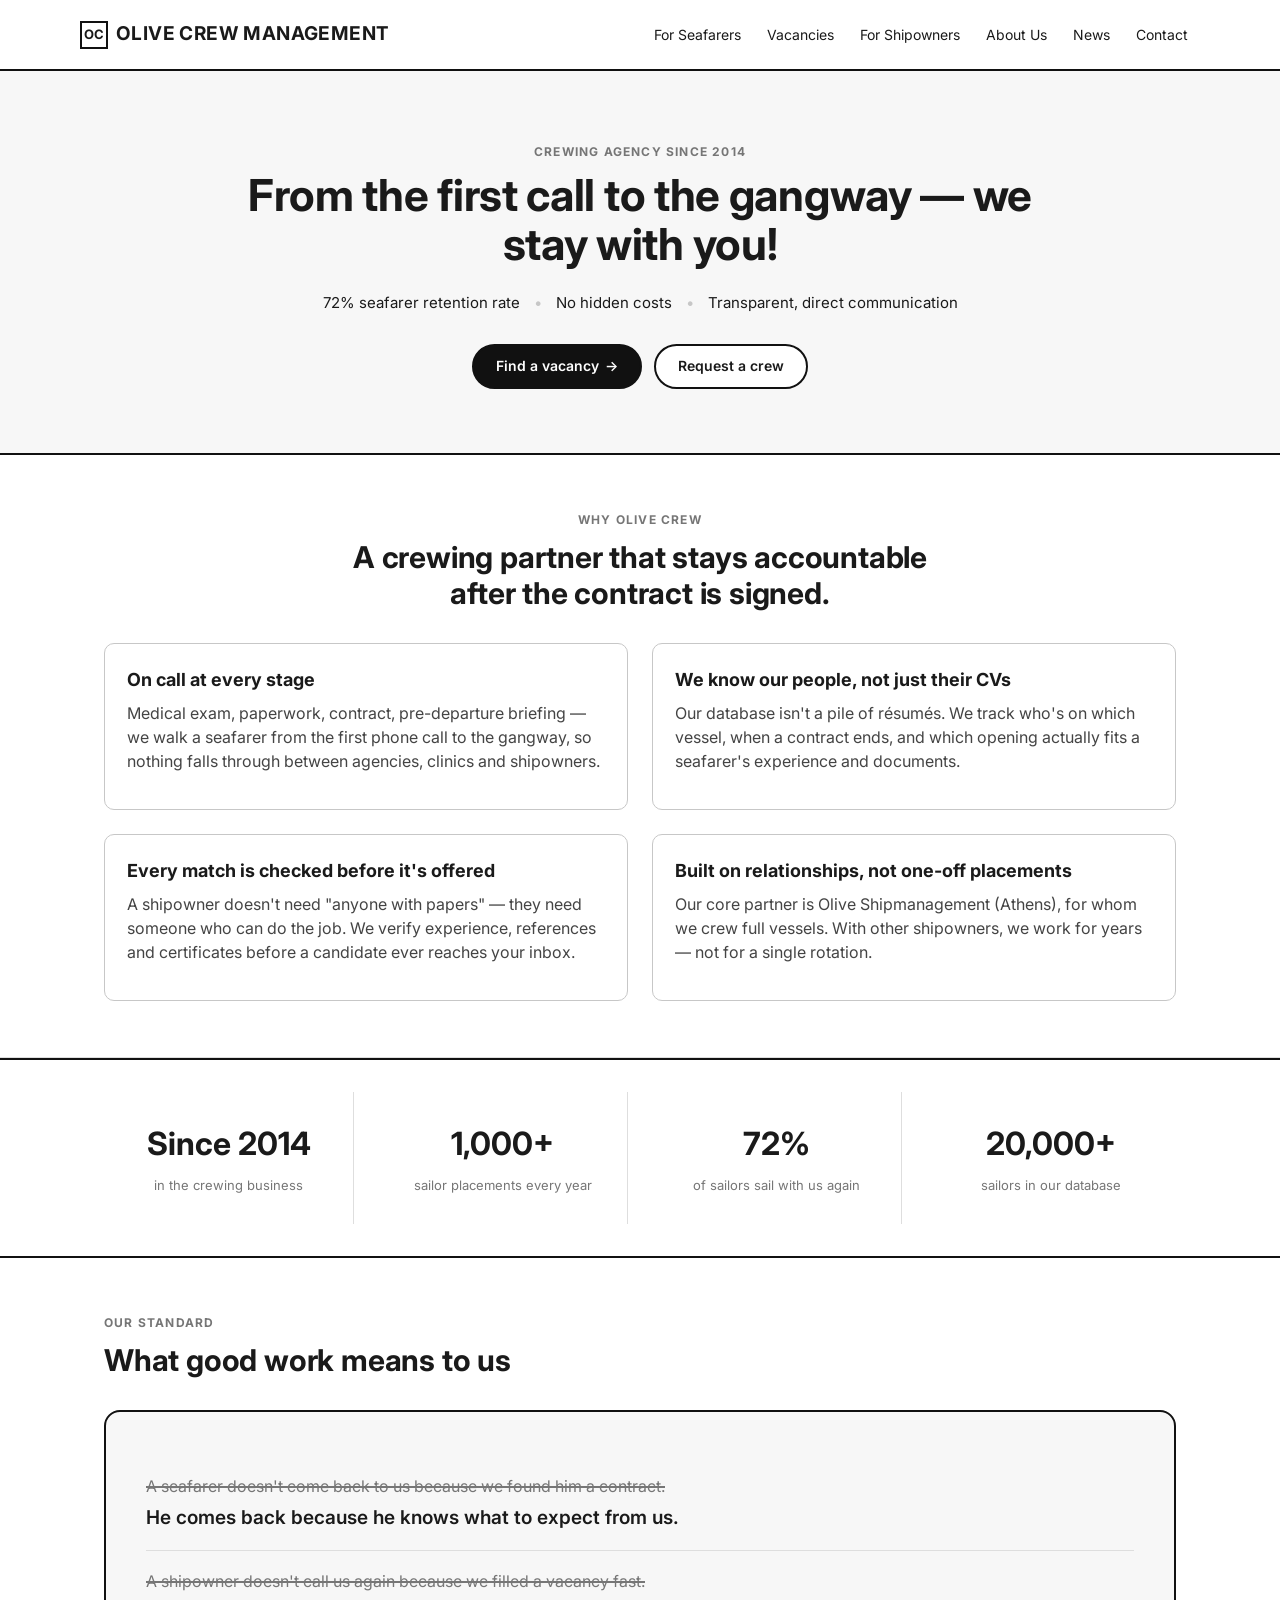
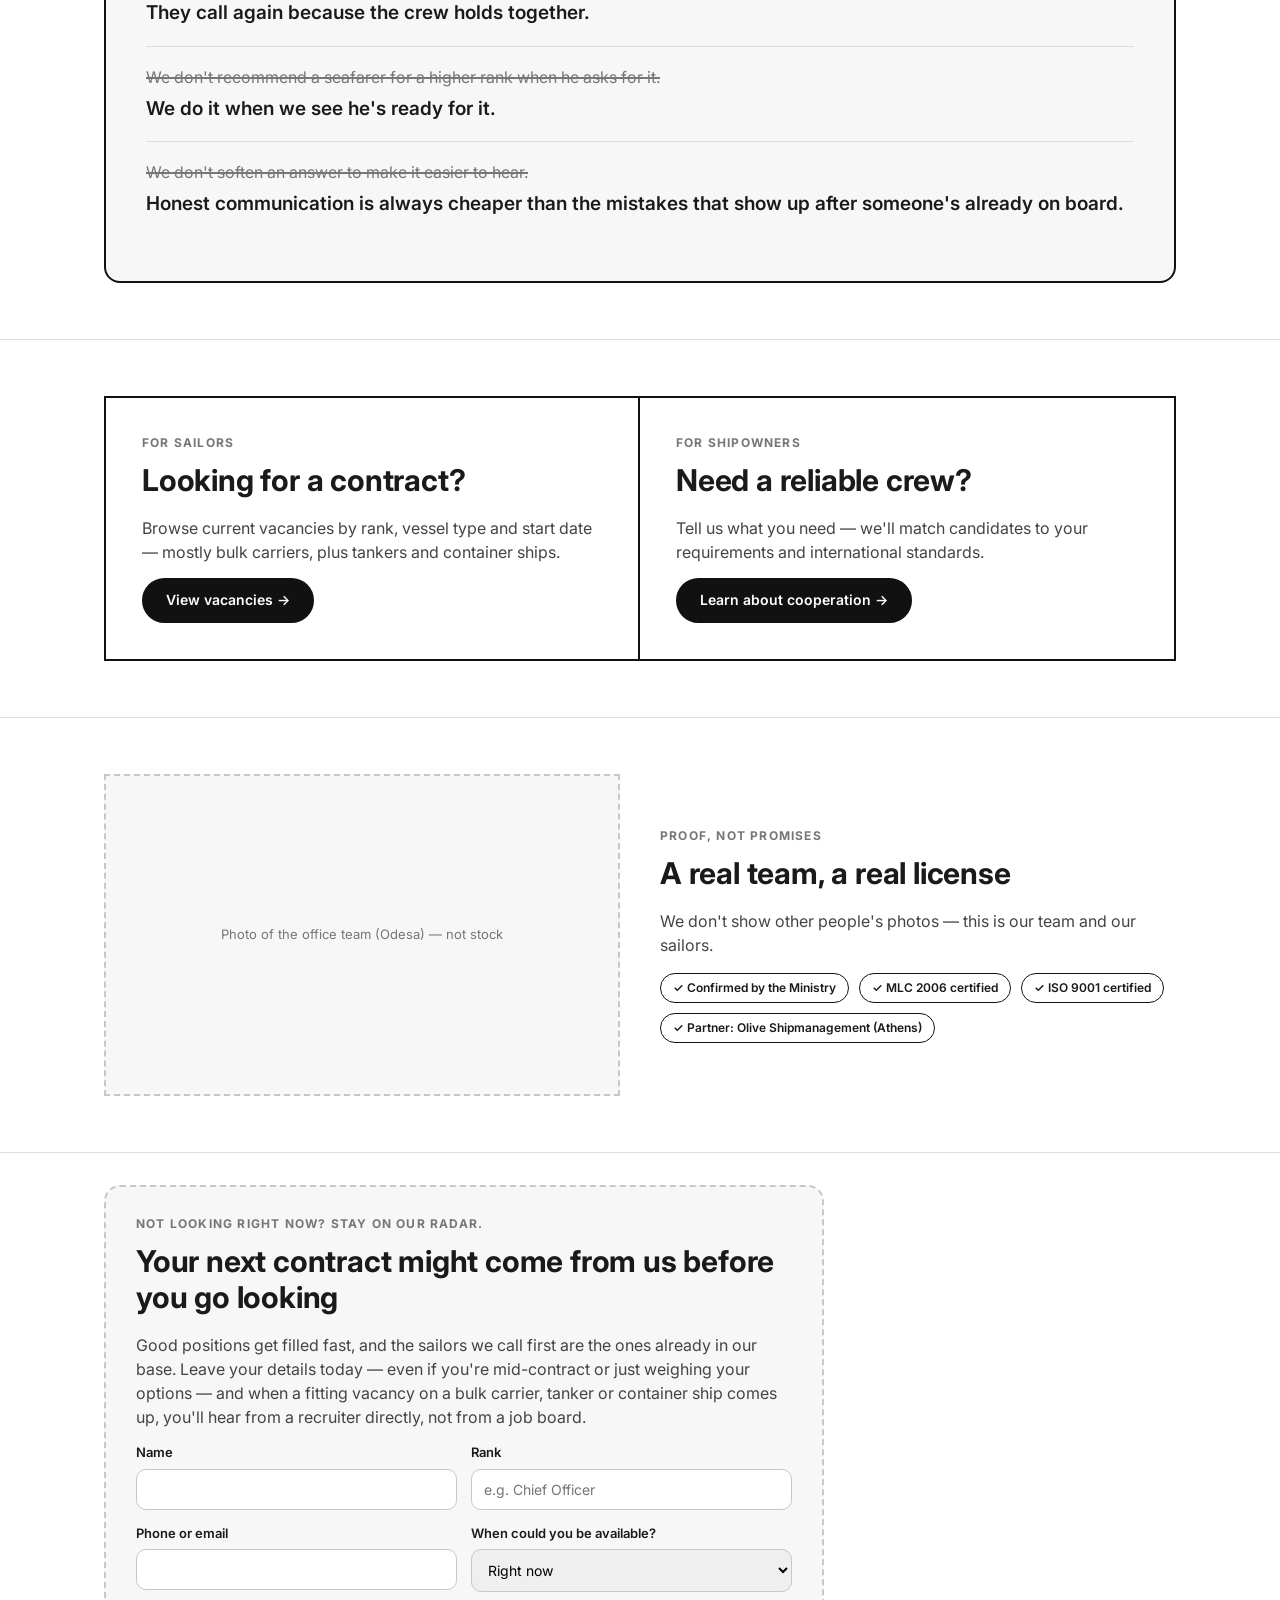
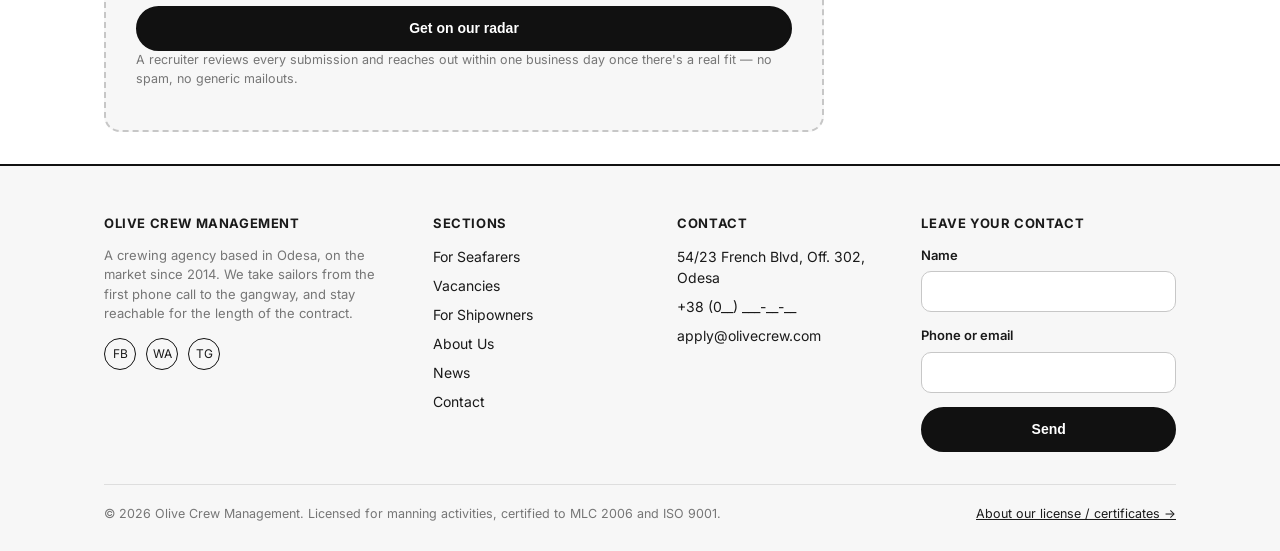
<file: index.html>
<!DOCTYPE html>
<html lang="en">
<head>
<meta charset="UTF-8">
<meta name="viewport" content="width=device-width, initial-scale=1">
<title>Olive Crew Management — Crewing Agency in Odesa | Bulk Carrier Vacancies for Sailors</title>
<meta name="description" content="Crewing company since 2014. 1,000+ sailor placements a year, partner of Olive Shipmanagement (Athens). Mainly bulk carriers. Find a vacancy or hire a crew.">
<link rel="stylesheet" href="style.css">
</head>
<body>
<a class="skip-link" href="#main">Skip to main content</a>
<header class="site-header">
  <div class="container header-row">
    <a class="logo" href="index.html">
      <span class="mark">OC</span> OLIVE CREW MANAGEMENT
    </a>
    <nav class="main-nav" aria-label="Main navigation">
        <a href="sailors.html">For Seafarers</a>
        <a href="vacancies.html">Vacancies</a>
        <a href="shipowners.html">For Shipowners</a>
        <a href="about.html">About Us</a>
        <a href="blog.html">News</a>
        <a href="contacts.html">Contact</a>
    </nav>
  </div>
</header>

<main id="main">

<section class="hero-centered section-tight">
  <div class="container text-center">
    <p class="eyebrow">Crewing Agency Since 2014</p>
    <h1>From the first call to the gangway — we stay with you!</h1>
    <div class="trust-row">
      <span>72% seafarer retention rate</span>
      <span class="dot" aria-hidden="true">•</span>
      <span>No hidden costs</span>
      <span class="dot" aria-hidden="true">•</span>
      <span>Transparent, direct communication</span>
    </div>
    <div class="hero-ctas center">
      <a class="btn btn-primary" href="vacancies.html">Find a vacancy <span class="btn-arrow" aria-hidden="true">→</span></a>
      <a class="btn btn-secondary" href="shipowners.html#order-crew">Request a crew</a>
    </div>
  </div>
</section>

<section>
  <div class="container">
    <div class="section-head text-center" style="margin-left:auto;margin-right:auto;">
      <p class="eyebrow">Why Olive Crew</p>
      <h2>A crewing partner that stays accountable after the contract is signed.</h2>
    </div>
    <div class="grid grid-2">
      <div class="card">
        <h3>On call at every stage</h3>
        <p>Medical exam, paperwork, contract, pre-departure briefing — we walk a seafarer from the first phone call to the gangway, so nothing falls through between agencies, clinics and shipowners.</p>
      </div>
      <div class="card">
        <h3>We know our people, not just their CVs</h3>
        <p>Our database isn't a pile of résumés. We track who's on which vessel, when a contract ends, and which opening actually fits a seafarer's experience and documents.</p>
      </div>
      <div class="card">
        <h3>Every match is checked before it's offered</h3>
        <p>A shipowner doesn't need "anyone with papers" — they need someone who can do the job. We verify experience, references and certificates before a candidate ever reaches your inbox.</p>
      </div>
      <div class="card">
        <h3>Built on relationships, not one-off placements</h3>
        <p>Our core partner is Olive Shipmanagement (Athens), for whom we crew full vessels. With other shipowners, we work for years — not for a single rotation.</p>
      </div>
    </div>
  </div>
</section>

<section class="stats section-tight" aria-label="Olive Crew in numbers">
  <div class="container">
    <div class="grid grid-4" style="border:none;">
      <div class="stat"><span class="num">Since 2014</span><span class="label">in the crewing business</span></div>
      <div class="stat"><span class="num">1,000+</span><span class="label">sailor placements every year</span></div>
      <div class="stat"><span class="num">72%</span><span class="label">of sailors sail with us again</span></div>
      <div class="stat"><span class="num">20,000+</span><span class="label">sailors in our database</span></div>
    </div>
  </div>
</section>

<section aria-label="What good work means to us">
  <div class="container">
    <div class="section-head">
      <p class="eyebrow">Our standard</p>
      <h2>What good work means to us</h2>
    </div>
    <div class="statement-block">
      <div class="statement-pair">
        <p class="statement-strike">A seafarer doesn't come back to us because we found him a contract.</p>
        <p class="statement-real">He comes back because he knows what to expect from us.</p>
      </div>
      <div class="statement-pair">
        <p class="statement-strike">A shipowner doesn't call us again because we filled a vacancy fast.</p>
        <p class="statement-real">They call again because the crew holds together.</p>
      </div>
      <div class="statement-pair">
        <p class="statement-strike">We don't recommend a seafarer for a higher rank when he asks for it.</p>
        <p class="statement-real">We do it when we see he's ready for it.</p>
      </div>
      <div class="statement-pair">
        <p class="statement-strike">We don't soften an answer to make it easier to hear.</p>
        <p class="statement-real">Honest communication is always cheaper than the mistakes that show up after someone's already on board.</p>
      </div>
    </div>
  </div>
</section>

<section>
  <div class="container">
    <div class="split">
      <div>
        <p class="eyebrow">For sailors</p>
        <h2>Looking for a contract?</h2>
        <p>Browse current vacancies by rank, vessel type and start date — mostly bulk carriers, plus tankers and container ships.</p>
        <a class="btn btn-primary" href="vacancies.html">View vacancies →</a>
      </div>
      <div id="order-crew-home">
        <p class="eyebrow">For shipowners</p>
        <h2>Need a reliable crew?</h2>
        <p>Tell us what you need — we'll match candidates to your requirements and international standards.</p>
        <a class="btn btn-primary" href="shipowners.html#order-crew">Learn about cooperation →</a>
      </div>
    </div>
  </div>
</section>

<section>
  <div class="container">
    <div class="trust">
      <div class="trust-photo" aria-hidden="true">Photo of the office team (Odesa) — not stock</div>
      <div>
        <p class="eyebrow">Proof, not promises</p>
        <h2>A real team, a real license</h2>
        <p>We don't show other people's photos — this is our team and our sailors.</p>
        <div class="badge-row">
          <span class="badge">✓ Confirmed by the Ministry</span>
          <span class="badge">✓ MLC 2006 certified</span>
          <span class="badge">✓ ISO 9001 certified</span>
          <span class="badge">✓ Partner: Olive Shipmanagement (Athens)</span>
        </div>
      </div>
    </div>
  </div>
</section>

<section class="section-tight" aria-label="Stay on our radar form">
  <div class="container">
    <div class="talent-pool" style="max-width:720px;">
      <p class="eyebrow">Not looking right now? Stay on our radar.</p>
      <h2 class="mt-0">Your next contract might come from us before you go looking</h2>
      <p>Good positions get filled fast, and the sailors we call first are the ones already in our base. Leave your details today — even if you're mid-contract or just weighing your options — and when a fitting vacancy on a bulk carrier, tanker or container ship comes up, you'll hear from a recruiter directly, not from a job board.</p>
      <form>
        <div class="form-row">
          <div class="form-field">
            <label for="h-name">Name</label>
            <input id="h-name" type="text" autocomplete="name">
          </div>
          <div class="form-field">
            <label for="h-pos">Rank</label>
            <input id="h-pos" type="text" placeholder="e.g. Chief Officer">
          </div>
        </div>
        <div class="form-row">
          <div class="form-field">
            <label for="h-contact">Phone or email</label>
            <input id="h-contact" type="text" autocomplete="tel">
          </div>
          <div class="form-field">
            <label for="h-available">When could you be available?</label>
            <select id="h-available">
              <option>Right now</option>
              <option>In 1–2 months</option>
              <option>In 3+ months</option>
              <option>Just keeping an eye out</option>
            </select>
          </div>
        </div>
        <button class="btn btn-primary" type="submit">Get on our radar</button>
      </form>
      <p class="form-note">A recruiter reviews every submission and reaches out within one business day once there's a real fit — no spam, no generic mailouts.</p>
    </div>
  </div>
</section>

</main>
<footer class="site-footer" id="footer-contact">
  <div class="container">
    <div class="footer-grid">
      <div class="footer-col">
        <h4>Olive Crew Management</h4>
        <p class="small">A crewing agency based in Odesa, on the market since 2014. We take sailors from the first phone call to the gangway, and stay reachable for the length of the contract.</p>
        <div class="social-row" aria-label="Social media and messengers">
          <a href="#" aria-label="Facebook">FB</a>
          <a href="#" aria-label="WhatsApp">WA</a>
          <a href="#" aria-label="Telegram">TG</a>
        </div>
      </div>
      <div class="footer-col">
        <h4>Sections</h4>
        <ul>
          <li><a href="sailors.html">For Seafarers</a></li>
          <li><a href="vacancies.html">Vacancies</a></li>
          <li><a href="shipowners.html">For Shipowners</a></li>
          <li><a href="about.html">About Us</a></li>
          <li><a href="blog.html">News</a></li>
          <li><a href="contacts.html">Contact</a></li>
        </ul>
      </div>
      <div class="footer-col">
        <h4>Contact</h4>
        <ul>
          <li>54/23 French Blvd, Off. 302, Odesa</li>
          <li><a href="tel:+380000000000">+38 (0__) ___-__-__</a></li>
          <li><a href="mailto:apply@olivecrew.com">apply@olivecrew.com</a></li>
        </ul>
      </div>
      <div class="footer-col">
        <h4>Leave your contact</h4>
        <form aria-label="Short contact capture form">
          <div class="form-field">
            <label for="f-name">Name</label>
            <input id="f-name" name="name" type="text" autocomplete="name">
          </div>
          <div class="form-field">
            <label for="f-phone">Phone or email</label>
            <input id="f-phone" name="phone" type="text" autocomplete="tel">
          </div>
          <button class="btn btn-primary btn-block" type="submit">Send</button>
        </form>
      </div>
    </div>
    <div class="footer-bottom">
      <span>© 2026 Olive Crew Management. Licensed for manning activities, certified to MLC 2006 and ISO 9001.</span>
      <a href="about.html#license">About our license / certificates →</a>
    </div>
  </div>
</footer>
</body>
</html>
</file>
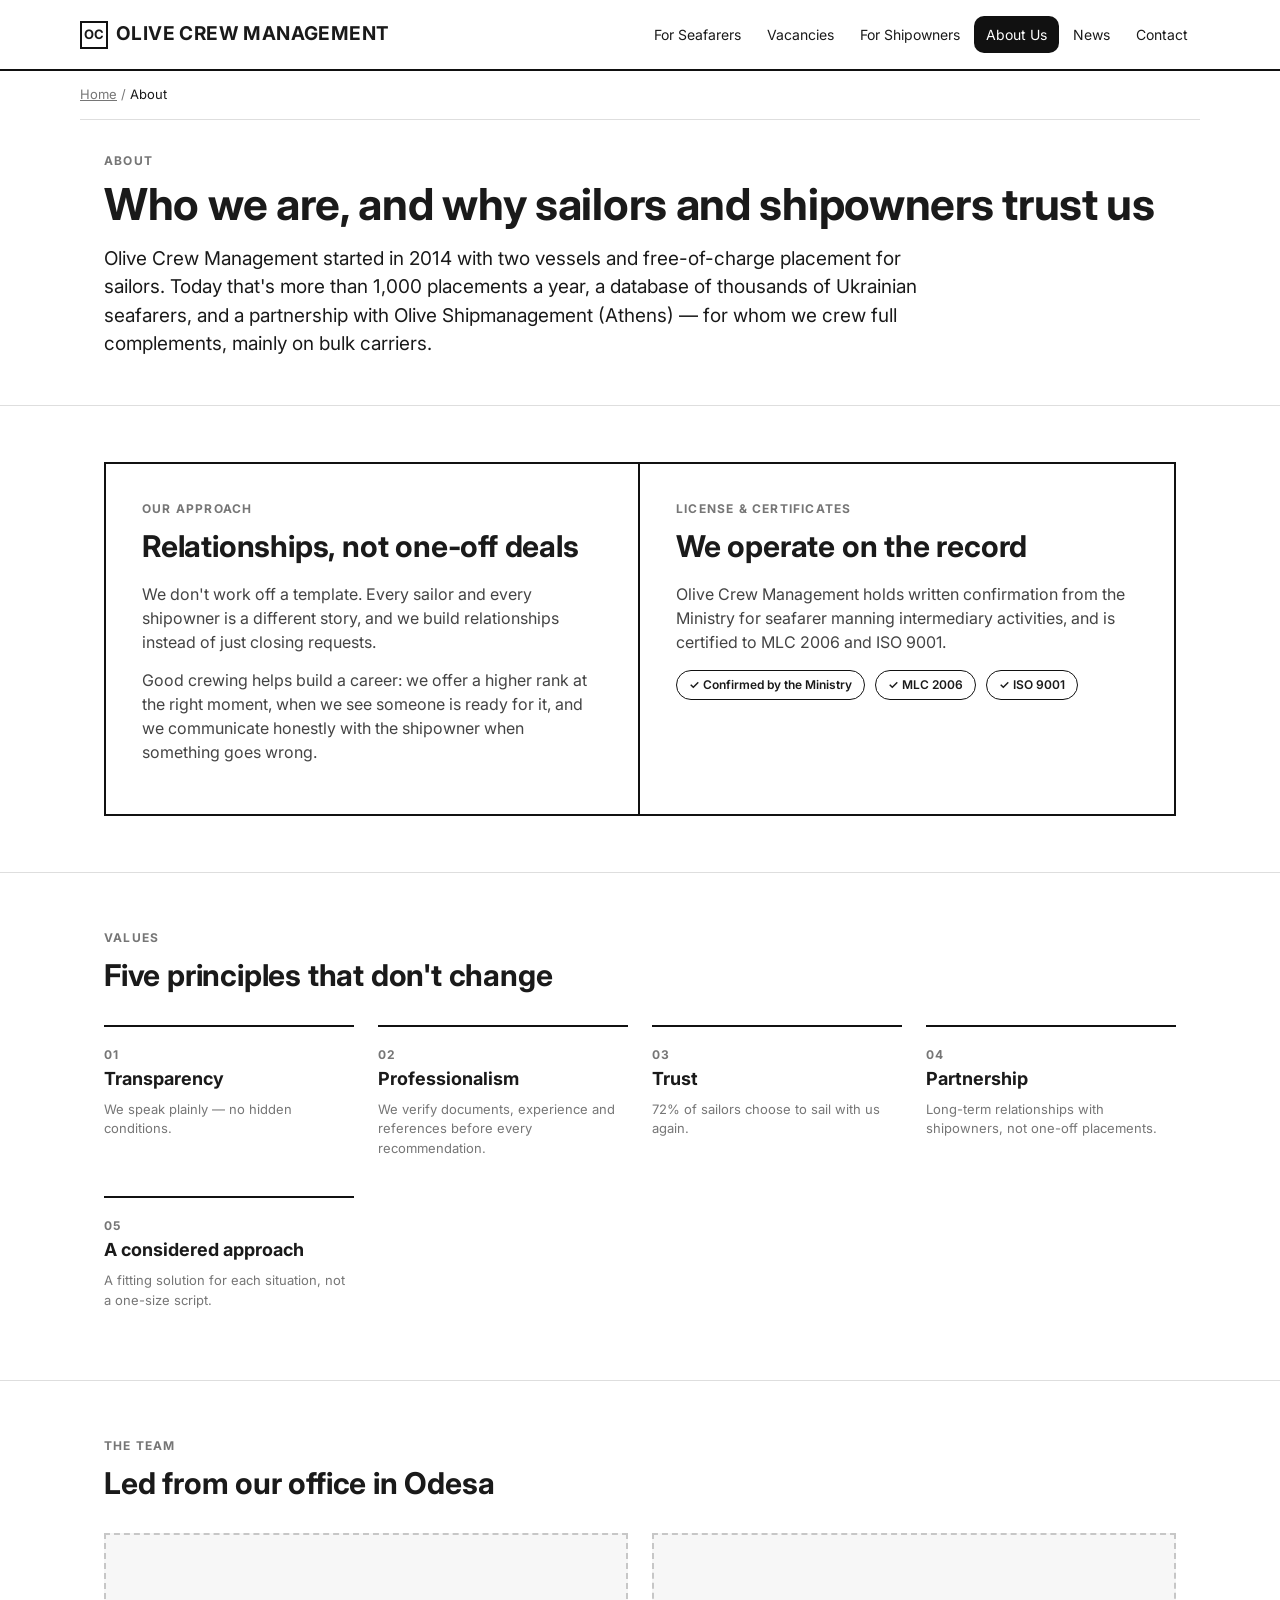
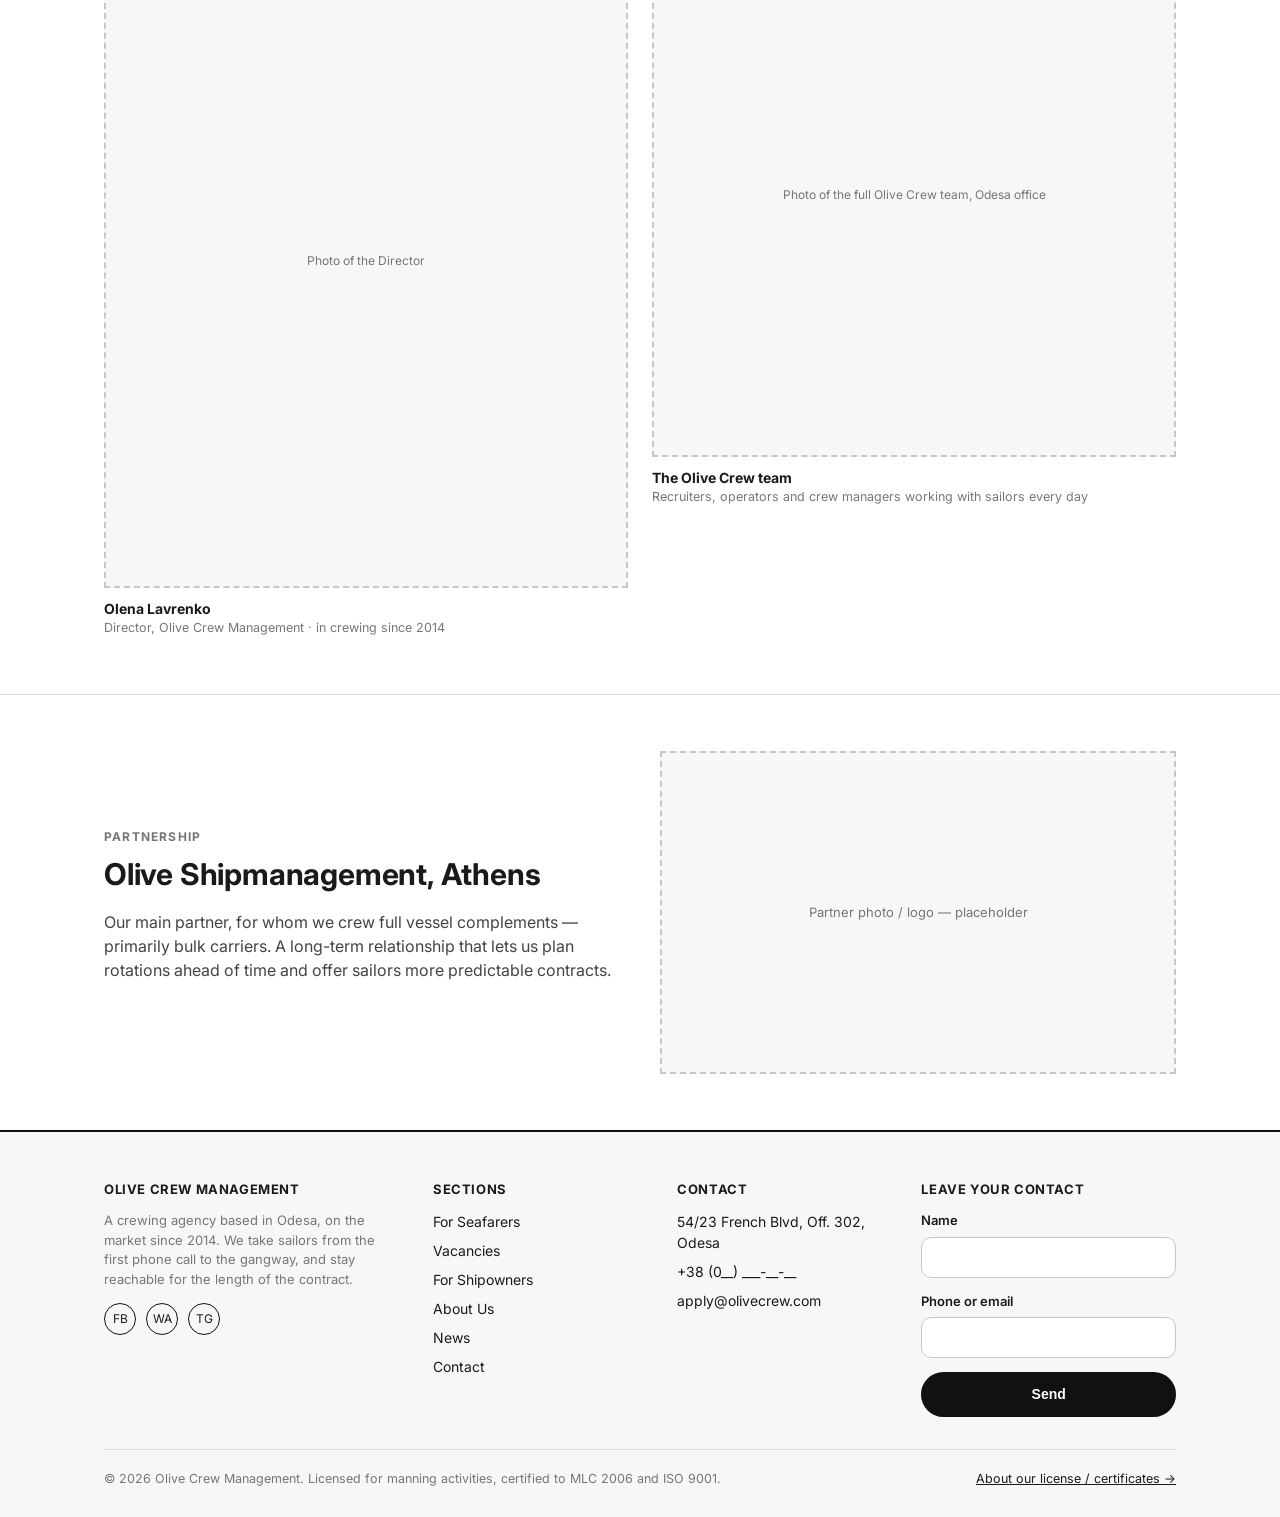
<file: about.html>
<!DOCTYPE html>
<html lang="en">
<head>
<meta charset="UTF-8">
<meta name="viewport" content="width=device-width, initial-scale=1">
<title>About Olive Crew Management — Crewing Agency Since 2014</title>
<meta name="description" content="Our history, values, team and partnership with Olive Shipmanagement (Athens). Learn how we work with sailors and shipowners on mainly bulk carrier crews.">
<link rel="stylesheet" href="style.css">
</head>
<body>
<a class="skip-link" href="#main">Skip to main content</a>
<header class="site-header">
  <div class="container header-row">
    <a class="logo" href="index.html">
      <span class="mark">OC</span> OLIVE CREW MANAGEMENT
    </a>
    <nav class="main-nav" aria-label="Main navigation">
        <a href="sailors.html">For Seafarers</a>
        <a href="vacancies.html">Vacancies</a>
        <a href="shipowners.html">For Shipowners</a>
        <a href="about.html" aria-current="page">About Us</a>
        <a href="blog.html">News</a>
        <a href="contacts.html">Contact</a>
    </nav>
  </div>
</header>
<div class="breadcrumbs container"><a href="index.html">Home</a> / <span class="current" aria-current="page">About</span></div>
<main id="main">

<section class="section-tight">
  <div class="container">
    <p class="eyebrow">About</p>
    <h1>Who we are, and why sailors and shipowners trust us</h1>
    <p class="lede">Olive Crew Management started in 2014 with two vessels and free-of-charge placement for sailors. Today that's more than 1,000 placements a year, a database of thousands of Ukrainian seafarers, and a partnership with Olive Shipmanagement (Athens) — for whom we crew full complements, mainly on bulk carriers.</p>
  </div>
</section>

<section>
  <div class="container">
    <div class="split">
      <div>
        <p class="eyebrow">Our approach</p>
        <h2>Relationships, not one-off deals</h2>
        <p>We don't work off a template. Every sailor and every shipowner is a different story, and we build relationships instead of just closing requests.</p>
        <p>Good crewing helps build a career: we offer a higher rank at the right moment, when we see someone is ready for it, and we communicate honestly with the shipowner when something goes wrong.</p>
      </div>
      <div id="license">
        <p class="eyebrow">License &amp; certificates</p>
        <h2>We operate on the record</h2>
        <p>Olive Crew Management holds written confirmation from the Ministry for seafarer manning intermediary activities, and is certified to MLC 2006 and ISO 9001.</p>
        <div class="badge-row">
          <span class="badge">✓ Confirmed by the Ministry</span>
          <span class="badge">✓ MLC 2006</span>
          <span class="badge">✓ ISO 9001</span>
        </div>
      </div>
    </div>
  </div>
</section>

<section>
  <div class="container">
    <div class="section-head">
      <p class="eyebrow">Values</p>
      <h2>Five principles that don't change</h2>
    </div>
    <div class="grid grid-4">
      <div class="value"><span class="letter">01</span><h3>Transparency</h3><p class="small">We speak plainly — no hidden conditions.</p></div>
      <div class="value"><span class="letter">02</span><h3>Professionalism</h3><p class="small">We verify documents, experience and references before every recommendation.</p></div>
      <div class="value"><span class="letter">03</span><h3>Trust</h3><p class="small">72% of sailors choose to sail with us again.</p></div>
      <div class="value"><span class="letter">04</span><h3>Partnership</h3><p class="small">Long-term relationships with shipowners, not one-off placements.</p></div>
    </div>
    <div class="grid grid-4" style="margin-top:24px;">
      <div class="value"><span class="letter">05</span><h3>A considered approach</h3><p class="small">A fitting solution for each situation, not a one-size script.</p></div>
    </div>
  </div>
</section>

<section>
  <div class="container">
    <div class="section-head">
      <p class="eyebrow">The team</p>
      <h2>Led from our office in Odesa</h2>
    </div>
    <div class="grid grid-2">
      <div>
        <div class="team-photo" style="aspect-ratio:4/5;" aria-hidden="true">Photo of the Director</div>
        <div class="team-name">Olena Lavrenko</div>
        <div class="team-role">Director, Olive Crew Management · in crewing since 2014</div>
      </div>
      <div>
        <div class="team-photo" aria-hidden="true">Photo of the full Olive Crew team, Odesa office</div>
        <div class="team-name">The Olive Crew team</div>
        <div class="team-role">Recruiters, operators and crew managers working with sailors every day</div>
      </div>
    </div>
  </div>
</section>

<section>
  <div class="container">
    <div class="trust">
      <div>
        <p class="eyebrow">Partnership</p>
        <h2>Olive Shipmanagement, Athens</h2>
        <p>Our main partner, for whom we crew full vessel complements — primarily bulk carriers. A long-term relationship that lets us plan rotations ahead of time and offer sailors more predictable contracts.</p>
      </div>
      <div class="trust-photo" aria-hidden="true">Partner photo / logo — placeholder</div>
    </div>
  </div>
</section>

</main>
<footer class="site-footer" id="footer-contact">
  <div class="container">
    <div class="footer-grid">
      <div class="footer-col">
        <h4>Olive Crew Management</h4>
        <p class="small">A crewing agency based in Odesa, on the market since 2014. We take sailors from the first phone call to the gangway, and stay reachable for the length of the contract.</p>
        <div class="social-row" aria-label="Social media and messengers">
          <a href="#" aria-label="Facebook">FB</a>
          <a href="#" aria-label="WhatsApp">WA</a>
          <a href="#" aria-label="Telegram">TG</a>
        </div>
      </div>
      <div class="footer-col">
        <h4>Sections</h4>
        <ul>
          <li><a href="sailors.html">For Seafarers</a></li>
          <li><a href="vacancies.html">Vacancies</a></li>
          <li><a href="shipowners.html">For Shipowners</a></li>
          <li><a href="about.html">About Us</a></li>
          <li><a href="blog.html">News</a></li>
          <li><a href="contacts.html">Contact</a></li>
        </ul>
      </div>
      <div class="footer-col">
        <h4>Contact</h4>
        <ul>
          <li>54/23 French Blvd, Off. 302, Odesa</li>
          <li><a href="tel:+380000000000">+38 (0__) ___-__-__</a></li>
          <li><a href="mailto:apply@olivecrew.com">apply@olivecrew.com</a></li>
        </ul>
      </div>
      <div class="footer-col">
        <h4>Leave your contact</h4>
        <form aria-label="Short contact capture form">
          <div class="form-field">
            <label for="f-name">Name</label>
            <input id="f-name" name="name" type="text" autocomplete="name">
          </div>
          <div class="form-field">
            <label for="f-phone">Phone or email</label>
            <input id="f-phone" name="phone" type="text" autocomplete="tel">
          </div>
          <button class="btn btn-primary btn-block" type="submit">Send</button>
        </form>
      </div>
    </div>
    <div class="footer-bottom">
      <span>© 2026 Olive Crew Management. Licensed for manning activities, certified to MLC 2006 and ISO 9001.</span>
      <a href="about.html#license">About our license / certificates →</a>
    </div>
  </div>
</footer>
</body>
</html>
</file>
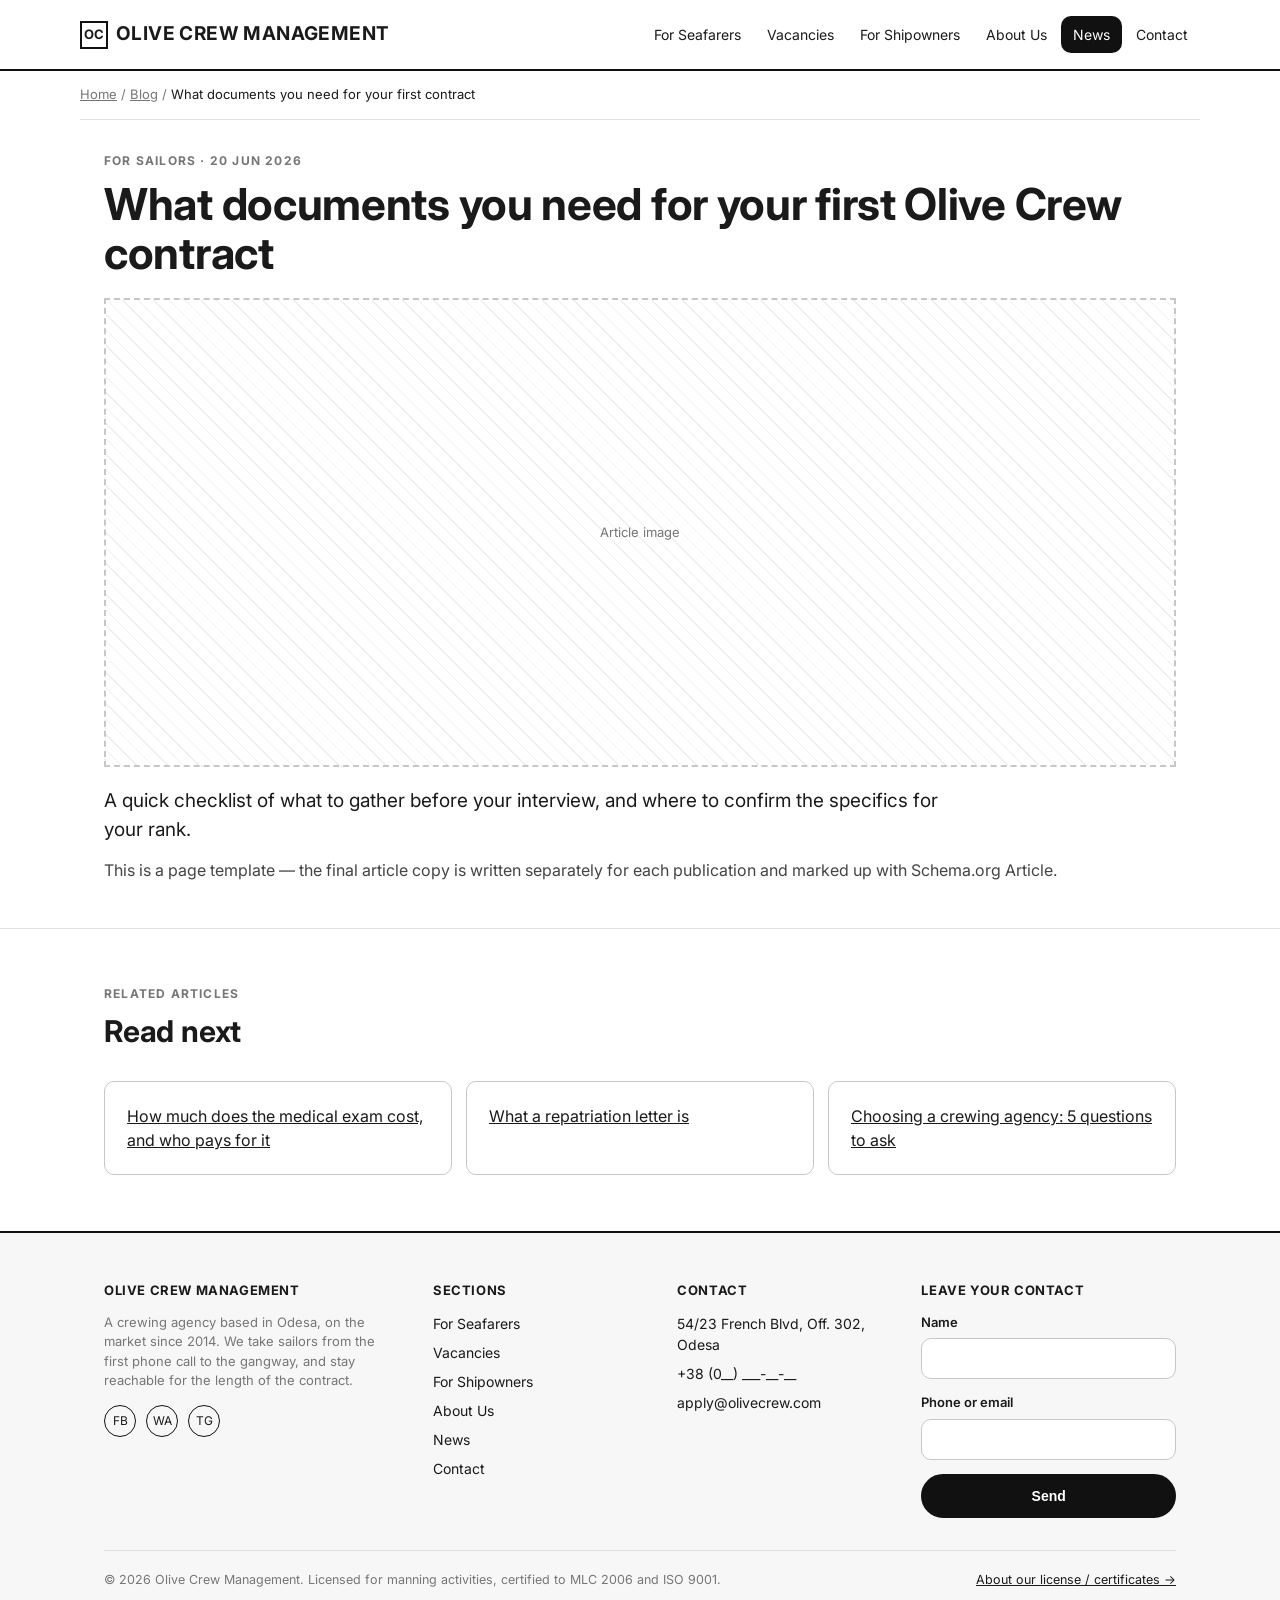
<file: article.html>
<!DOCTYPE html>
<html lang="en">
<head>
<meta charset="UTF-8">
<meta name="viewport" content="width=device-width, initial-scale=1">
<title>What Documents You Need for Your First Contract | Olive Crew Blog</title>
<meta name="description" content="A checklist of documents for a sailor's first contract: what to gather in advance and what to double-check.">
<link rel="stylesheet" href="style.css">
</head>
<body>
<a class="skip-link" href="#main">Skip to main content</a>
<header class="site-header">
  <div class="container header-row">
    <a class="logo" href="index.html">
      <span class="mark">OC</span> OLIVE CREW MANAGEMENT
    </a>
    <nav class="main-nav" aria-label="Main navigation">
        <a href="sailors.html">For Seafarers</a>
        <a href="vacancies.html">Vacancies</a>
        <a href="shipowners.html">For Shipowners</a>
        <a href="about.html">About Us</a>
        <a href="blog.html" aria-current="page">News</a>
        <a href="contacts.html">Contact</a>
    </nav>
  </div>
</header>
<div class="breadcrumbs container"><a href="index.html">Home</a> / <a href="blog.html">Blog</a> / <span class="current" aria-current="page">What documents you need for your first contract</span></div>
<main id="main">

<section class="section-tight">
  <div class="container">
    <p class="eyebrow">For Sailors · 20 Jun 2026</p>
    <h1>What documents you need for your first Olive Crew contract</h1>
    <div class="hero-media" aria-hidden="true" style="aspect-ratio:16/7;margin:20px 0;">Article image</div>
    <p class="lede">A quick checklist of what to gather before your interview, and where to confirm the specifics for your rank.</p>
    <p>This is a page template — the final article copy is written separately for each publication and marked up with Schema.org Article.</p>
  </div>
</section>
<section>
  <div class="container">
    <div class="section-head">
      <p class="eyebrow">Related articles</p>
      <h2>Read next</h2>
    </div>
    <div class="related">
      <a class="card" href="blog.html">How much does the medical exam cost, and who pays for it</a>
      <a class="card" href="blog.html">What a repatriation letter is</a>
      <a class="card" href="blog.html">Choosing a crewing agency: 5 questions to ask</a>
    </div>
  </div>
</section>

</main>
<footer class="site-footer" id="footer-contact">
  <div class="container">
    <div class="footer-grid">
      <div class="footer-col">
        <h4>Olive Crew Management</h4>
        <p class="small">A crewing agency based in Odesa, on the market since 2014. We take sailors from the first phone call to the gangway, and stay reachable for the length of the contract.</p>
        <div class="social-row" aria-label="Social media and messengers">
          <a href="#" aria-label="Facebook">FB</a>
          <a href="#" aria-label="WhatsApp">WA</a>
          <a href="#" aria-label="Telegram">TG</a>
        </div>
      </div>
      <div class="footer-col">
        <h4>Sections</h4>
        <ul>
          <li><a href="sailors.html">For Seafarers</a></li>
          <li><a href="vacancies.html">Vacancies</a></li>
          <li><a href="shipowners.html">For Shipowners</a></li>
          <li><a href="about.html">About Us</a></li>
          <li><a href="blog.html">News</a></li>
          <li><a href="contacts.html">Contact</a></li>
        </ul>
      </div>
      <div class="footer-col">
        <h4>Contact</h4>
        <ul>
          <li>54/23 French Blvd, Off. 302, Odesa</li>
          <li><a href="tel:+380000000000">+38 (0__) ___-__-__</a></li>
          <li><a href="mailto:apply@olivecrew.com">apply@olivecrew.com</a></li>
        </ul>
      </div>
      <div class="footer-col">
        <h4>Leave your contact</h4>
        <form aria-label="Short contact capture form">
          <div class="form-field">
            <label for="f-name">Name</label>
            <input id="f-name" name="name" type="text" autocomplete="name">
          </div>
          <div class="form-field">
            <label for="f-phone">Phone or email</label>
            <input id="f-phone" name="phone" type="text" autocomplete="tel">
          </div>
          <button class="btn btn-primary btn-block" type="submit">Send</button>
        </form>
      </div>
    </div>
    <div class="footer-bottom">
      <span>© 2026 Olive Crew Management. Licensed for manning activities, certified to MLC 2006 and ISO 9001.</span>
      <a href="about.html#license">About our license / certificates →</a>
    </div>
  </div>
</footer>
</body>
</html>
</file>
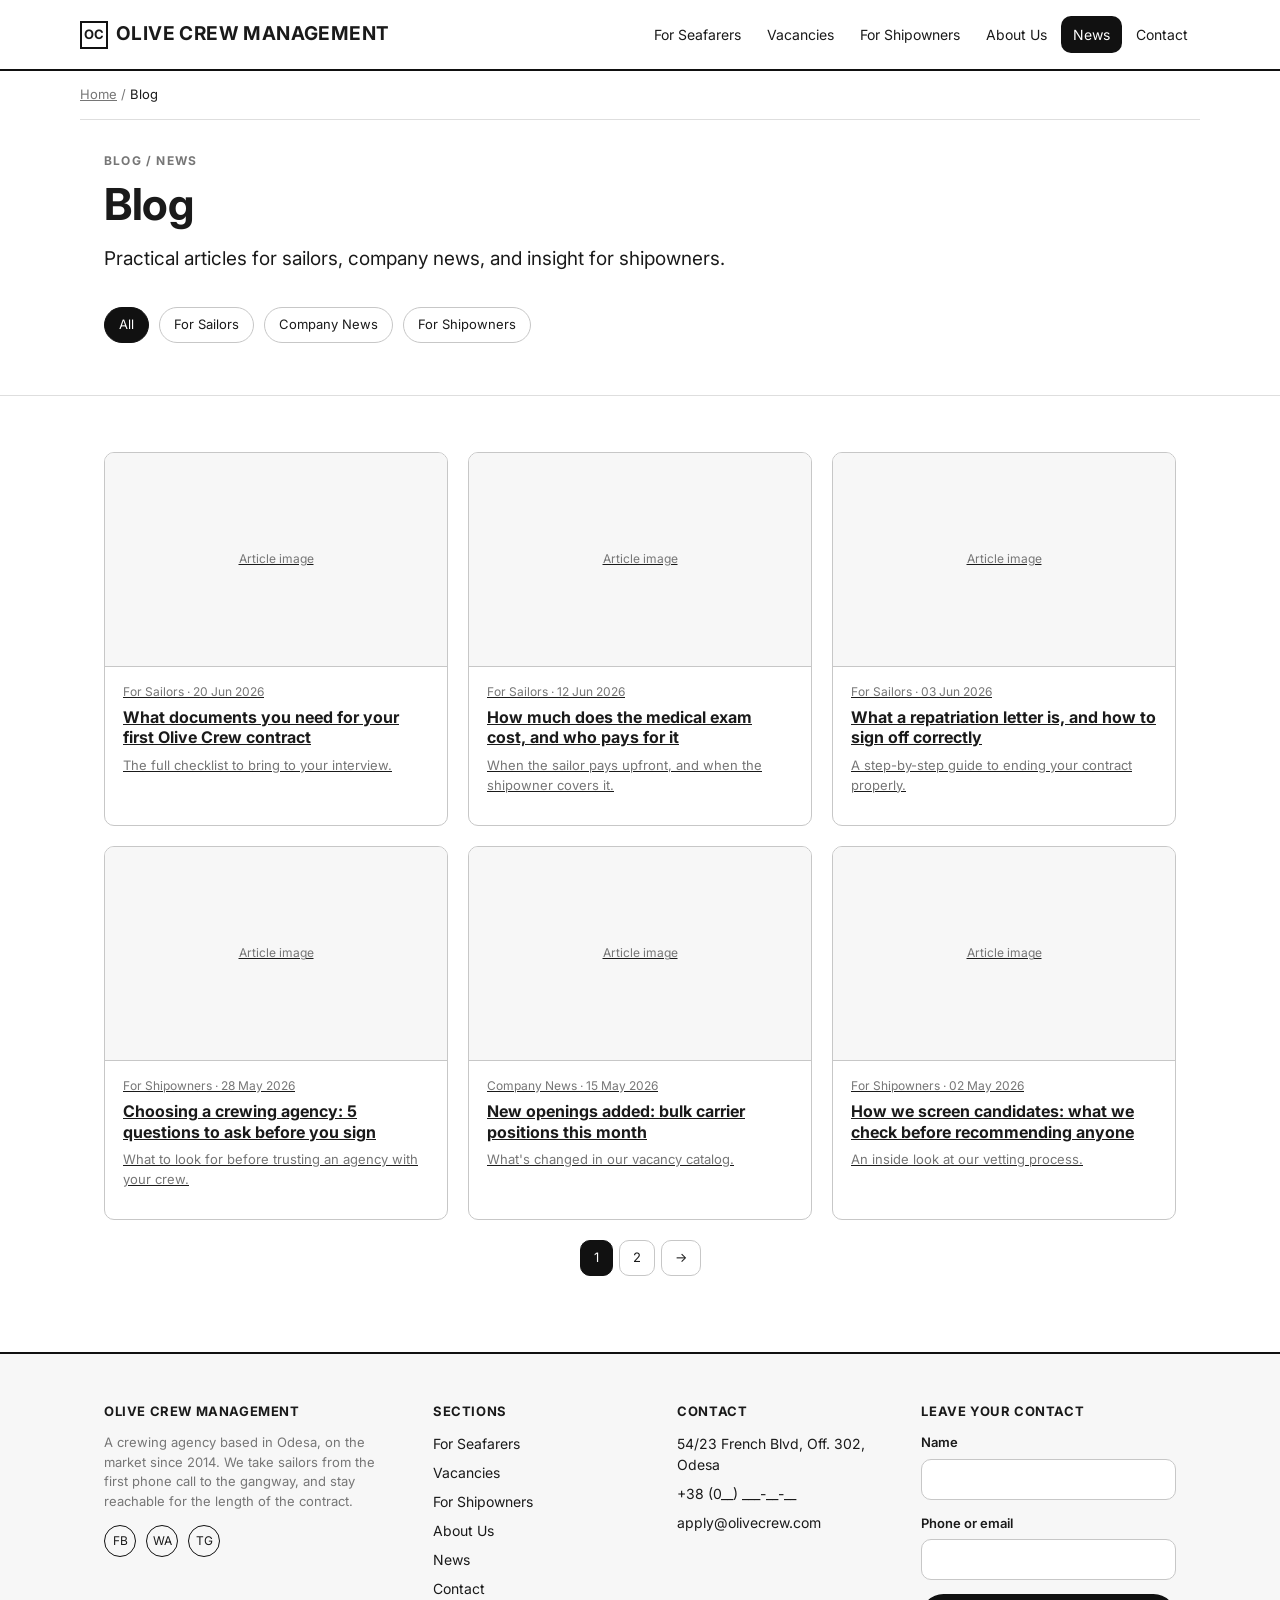
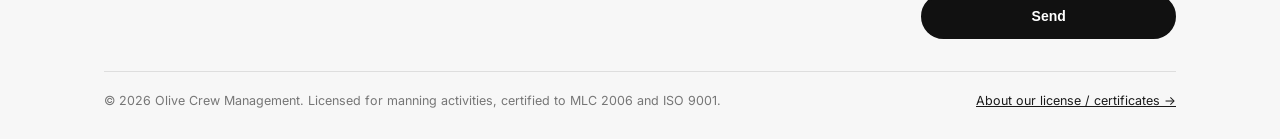
<file: blog.html>
<!DOCTYPE html>
<html lang="en">
<head>
<meta charset="UTF-8">
<meta name="viewport" content="width=device-width, initial-scale=1">
<title>Blog — News for Sailors and Shipowners | Olive Crew Management</title>
<meta name="description" content="Articles on documents, medical exams and contract prep for sailors, plus company news and insight for shipowners working with bulk carrier crews.">
<link rel="stylesheet" href="style.css">
</head>
<body>
<a class="skip-link" href="#main">Skip to main content</a>
<header class="site-header">
  <div class="container header-row">
    <a class="logo" href="index.html">
      <span class="mark">OC</span> OLIVE CREW MANAGEMENT
    </a>
    <nav class="main-nav" aria-label="Main navigation">
        <a href="sailors.html">For Seafarers</a>
        <a href="vacancies.html">Vacancies</a>
        <a href="shipowners.html">For Shipowners</a>
        <a href="about.html">About Us</a>
        <a href="blog.html" aria-current="page">News</a>
        <a href="contacts.html">Contact</a>
    </nav>
  </div>
</header>
<div class="breadcrumbs container"><a href="index.html">Home</a> / <span class="current" aria-current="page">Blog</span></div>
<main id="main">

<section class="section-tight">
  <div class="container">
    <p class="eyebrow">Blog / News</p>
    <h1>Blog</h1>
    <p class="lede">Practical articles for sailors, company news, and insight for shipowners.</p>
    <div class="blog-filters" role="tablist" aria-label="Blog categories">
      <a class="chip" href="#" aria-current="true">All</a>
      <a class="chip" href="#">For Sailors</a>
      <a class="chip" href="#">Company News</a>
      <a class="chip" href="#">For Shipowners</a>
    </div>
  </div>
</section>

<section>
  <div class="container">
    <div class="article-grid">
      <a class="article-card" href="article.html">
        <div class="article-thumb" aria-hidden="true">Article image</div>
        <div class="article-body">
          <div class="article-meta">For Sailors · 20 Jun 2026</div>
          <h3 class="article-title">What documents you need for your first Olive Crew contract</h3>
          <p class="small">The full checklist to bring to your interview.</p>
        </div>
      </a>
      <a class="article-card" href="article.html">
        <div class="article-thumb" aria-hidden="true">Article image</div>
        <div class="article-body">
          <div class="article-meta">For Sailors · 12 Jun 2026</div>
          <h3 class="article-title">How much does the medical exam cost, and who pays for it</h3>
          <p class="small">When the sailor pays upfront, and when the shipowner covers it.</p>
        </div>
      </a>
      <a class="article-card" href="article.html">
        <div class="article-thumb" aria-hidden="true">Article image</div>
        <div class="article-body">
          <div class="article-meta">For Sailors · 03 Jun 2026</div>
          <h3 class="article-title">What a repatriation letter is, and how to sign off correctly</h3>
          <p class="small">A step-by-step guide to ending your contract properly.</p>
        </div>
      </a>
      <a class="article-card" href="article.html">
        <div class="article-thumb" aria-hidden="true">Article image</div>
        <div class="article-body">
          <div class="article-meta">For Shipowners · 28 May 2026</div>
          <h3 class="article-title">Choosing a crewing agency: 5 questions to ask before you sign</h3>
          <p class="small">What to look for before trusting an agency with your crew.</p>
        </div>
      </a>
      <a class="article-card" href="article.html">
        <div class="article-thumb" aria-hidden="true">Article image</div>
        <div class="article-body">
          <div class="article-meta">Company News · 15 May 2026</div>
          <h3 class="article-title">New openings added: bulk carrier positions this month</h3>
          <p class="small">What's changed in our vacancy catalog.</p>
        </div>
      </a>
      <a class="article-card" href="article.html">
        <div class="article-thumb" aria-hidden="true">Article image</div>
        <div class="article-body">
          <div class="article-meta">For Shipowners · 02 May 2026</div>
          <h3 class="article-title">How we screen candidates: what we check before recommending anyone</h3>
          <p class="small">An inside look at our vetting process.</p>
        </div>
      </a>
    </div>
    <nav class="pagination" aria-label="Blog pages">
      <a href="#" aria-current="page">1</a>
      <a href="#">2</a>
      <a href="#">→</a>
    </nav>
  </div>
</section>

</main>
<footer class="site-footer" id="footer-contact">
  <div class="container">
    <div class="footer-grid">
      <div class="footer-col">
        <h4>Olive Crew Management</h4>
        <p class="small">A crewing agency based in Odesa, on the market since 2014. We take sailors from the first phone call to the gangway, and stay reachable for the length of the contract.</p>
        <div class="social-row" aria-label="Social media and messengers">
          <a href="#" aria-label="Facebook">FB</a>
          <a href="#" aria-label="WhatsApp">WA</a>
          <a href="#" aria-label="Telegram">TG</a>
        </div>
      </div>
      <div class="footer-col">
        <h4>Sections</h4>
        <ul>
          <li><a href="sailors.html">For Seafarers</a></li>
          <li><a href="vacancies.html">Vacancies</a></li>
          <li><a href="shipowners.html">For Shipowners</a></li>
          <li><a href="about.html">About Us</a></li>
          <li><a href="blog.html">News</a></li>
          <li><a href="contacts.html">Contact</a></li>
        </ul>
      </div>
      <div class="footer-col">
        <h4>Contact</h4>
        <ul>
          <li>54/23 French Blvd, Off. 302, Odesa</li>
          <li><a href="tel:+380000000000">+38 (0__) ___-__-__</a></li>
          <li><a href="mailto:apply@olivecrew.com">apply@olivecrew.com</a></li>
        </ul>
      </div>
      <div class="footer-col">
        <h4>Leave your contact</h4>
        <form aria-label="Short contact capture form">
          <div class="form-field">
            <label for="f-name">Name</label>
            <input id="f-name" name="name" type="text" autocomplete="name">
          </div>
          <div class="form-field">
            <label for="f-phone">Phone or email</label>
            <input id="f-phone" name="phone" type="text" autocomplete="tel">
          </div>
          <button class="btn btn-primary btn-block" type="submit">Send</button>
        </form>
      </div>
    </div>
    <div class="footer-bottom">
      <span>© 2026 Olive Crew Management. Licensed for manning activities, certified to MLC 2006 and ISO 9001.</span>
      <a href="about.html#license">About our license / certificates →</a>
    </div>
  </div>
</footer>
</body>
</html>
</file>
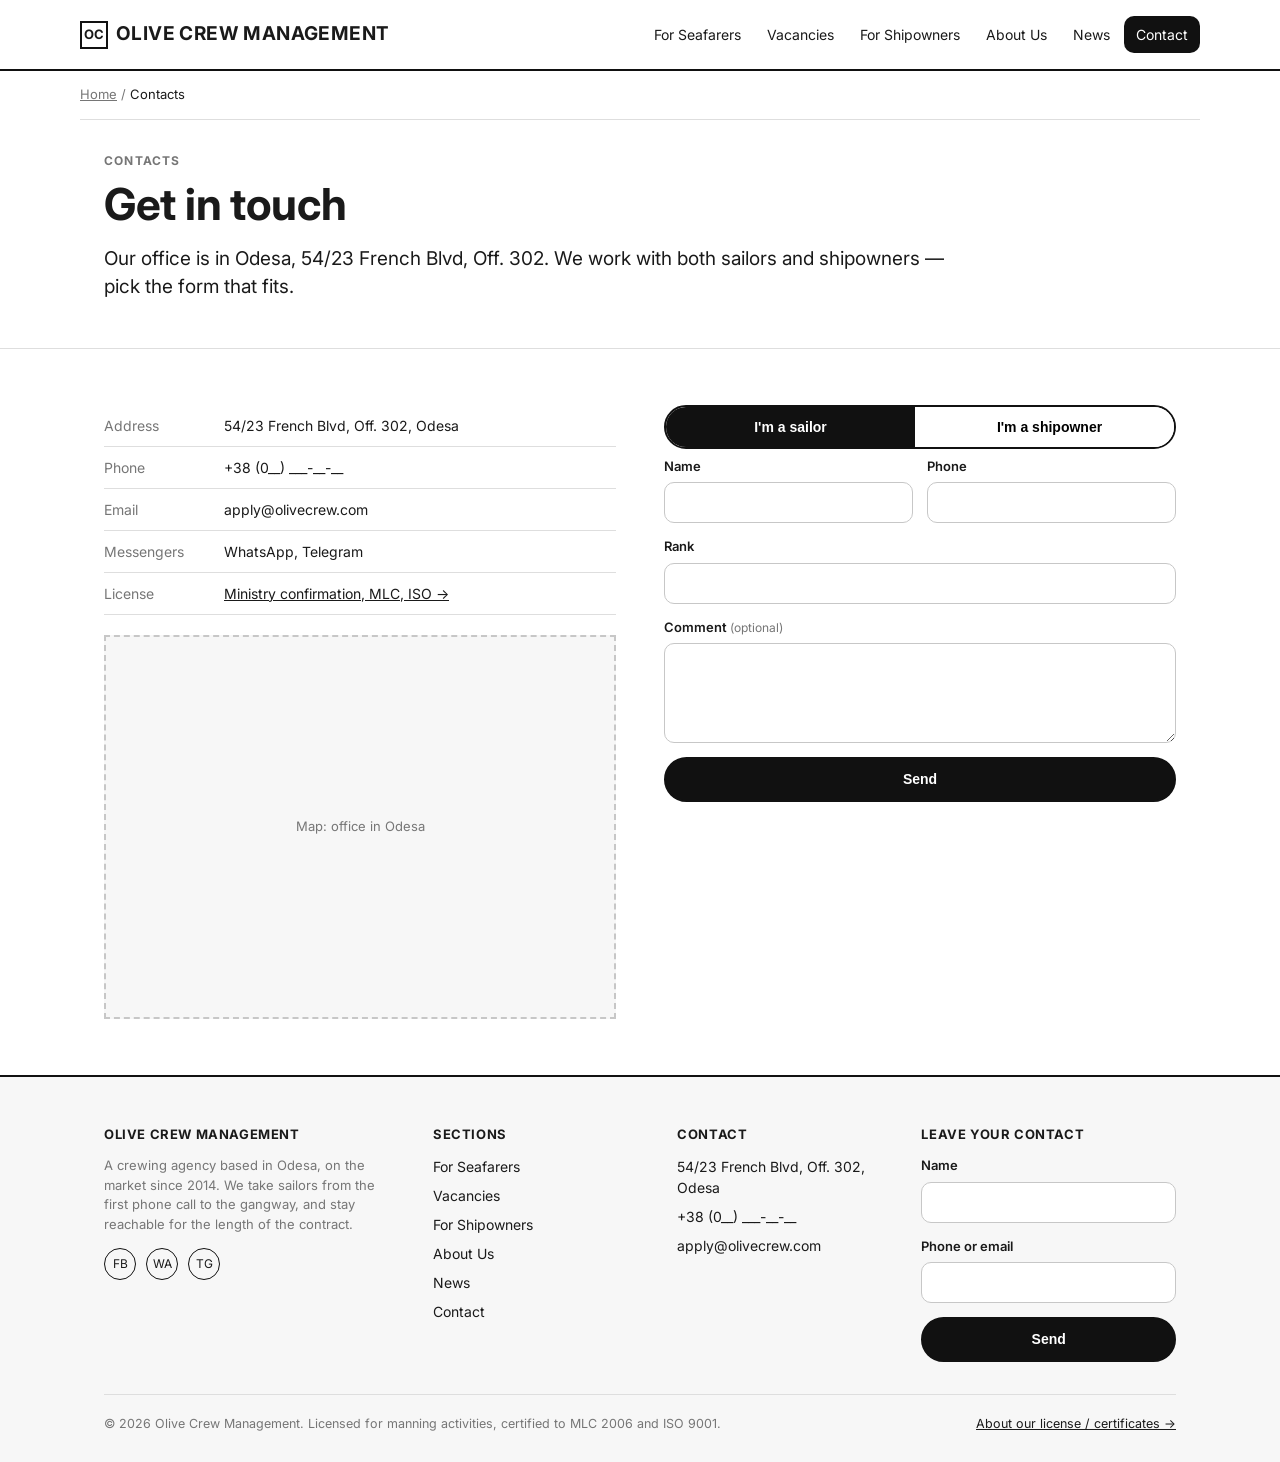
<file: contacts.html>
<!DOCTYPE html>
<html lang="en">
<head>
<meta charset="UTF-8">
<meta name="viewport" content="width=device-width, initial-scale=1">
<title>Contact Olive Crew Management — Odesa</title>
<meta name="description" content="Contact the Olive Crew Management crewing agency: Odesa office address, phone, email, and separate forms for sailors and shipowners.">
<link rel="stylesheet" href="style.css">
</head>
<body>
<a class="skip-link" href="#main">Skip to main content</a>
<header class="site-header">
  <div class="container header-row">
    <a class="logo" href="index.html">
      <span class="mark">OC</span> OLIVE CREW MANAGEMENT
    </a>
    <nav class="main-nav" aria-label="Main navigation">
        <a href="sailors.html">For Seafarers</a>
        <a href="vacancies.html">Vacancies</a>
        <a href="shipowners.html">For Shipowners</a>
        <a href="about.html">About Us</a>
        <a href="blog.html">News</a>
        <a href="contacts.html" aria-current="page">Contact</a>
    </nav>
  </div>
</header>
<div class="breadcrumbs container"><a href="index.html">Home</a> / <span class="current" aria-current="page">Contacts</span></div>
<main id="main">

<section class="section-tight">
  <div class="container">
    <p class="eyebrow">Contacts</p>
    <h1>Get in touch</h1>
    <p class="lede">Our office is in Odesa, 54/23 French Blvd, Off. 302. We work with both sailors and shipowners — pick the form that fits.</p>
  </div>
</section>

<section>
  <div class="container">
    <div class="contact-grid">
      <div>
        <div class="contact-line"><span class="k">Address</span><span>54/23 French Blvd, Off. 302, Odesa</span></div>
        <div class="contact-line"><span class="k">Phone</span><span>+38 (0__) ___-__-__</span></div>
        <div class="contact-line"><span class="k">Email</span><span>apply@olivecrew.com</span></div>
        <div class="contact-line"><span class="k">Messengers</span><span>WhatsApp, Telegram</span></div>
        <div class="contact-line"><span class="k">License</span><span><a href="about.html#license">Ministry confirmation, MLC, ISO →</a></span></div>
        <div class="map-block" style="margin-top:20px;" aria-hidden="true">Map: office in Odesa</div>
      </div>

      <div>
        <div class="audience-toggle" role="group" aria-label="Choose a form">
          <button type="button" aria-pressed="true">I'm a sailor</button>
          <button type="button" aria-pressed="false">I'm a shipowner</button>
        </div>
        <form aria-label="Form for a sailor">
          <div class="form-row">
            <div class="form-field">
              <label for="c-name">Name</label>
              <input id="c-name" type="text" autocomplete="name">
            </div>
            <div class="form-field">
              <label for="c-phone">Phone</label>
              <input id="c-phone" type="tel" autocomplete="tel">
            </div>
          </div>
          <div class="form-field">
            <label for="c-position">Rank</label>
            <input id="c-position" type="text">
          </div>
          <div class="form-field">
            <label for="c-msg">Comment <span class="hint">(optional)</span></label>
            <textarea id="c-msg"></textarea>
          </div>
          <button class="btn btn-primary" type="submit">Send</button>
        </form>
      </div>
    </div>
  </div>
</section>

</main>
<footer class="site-footer" id="footer-contact">
  <div class="container">
    <div class="footer-grid">
      <div class="footer-col">
        <h4>Olive Crew Management</h4>
        <p class="small">A crewing agency based in Odesa, on the market since 2014. We take sailors from the first phone call to the gangway, and stay reachable for the length of the contract.</p>
        <div class="social-row" aria-label="Social media and messengers">
          <a href="#" aria-label="Facebook">FB</a>
          <a href="#" aria-label="WhatsApp">WA</a>
          <a href="#" aria-label="Telegram">TG</a>
        </div>
      </div>
      <div class="footer-col">
        <h4>Sections</h4>
        <ul>
          <li><a href="sailors.html">For Seafarers</a></li>
          <li><a href="vacancies.html">Vacancies</a></li>
          <li><a href="shipowners.html">For Shipowners</a></li>
          <li><a href="about.html">About Us</a></li>
          <li><a href="blog.html">News</a></li>
          <li><a href="contacts.html">Contact</a></li>
        </ul>
      </div>
      <div class="footer-col">
        <h4>Contact</h4>
        <ul>
          <li>54/23 French Blvd, Off. 302, Odesa</li>
          <li><a href="tel:+380000000000">+38 (0__) ___-__-__</a></li>
          <li><a href="mailto:apply@olivecrew.com">apply@olivecrew.com</a></li>
        </ul>
      </div>
      <div class="footer-col">
        <h4>Leave your contact</h4>
        <form aria-label="Short contact capture form">
          <div class="form-field">
            <label for="f-name">Name</label>
            <input id="f-name" name="name" type="text" autocomplete="name">
          </div>
          <div class="form-field">
            <label for="f-phone">Phone or email</label>
            <input id="f-phone" name="phone" type="text" autocomplete="tel">
          </div>
          <button class="btn btn-primary btn-block" type="submit">Send</button>
        </form>
      </div>
    </div>
    <div class="footer-bottom">
      <span>© 2026 Olive Crew Management. Licensed for manning activities, certified to MLC 2006 and ISO 9001.</span>
      <a href="about.html#license">About our license / certificates →</a>
    </div>
  </div>
</footer>
</body>
</html>
</file>
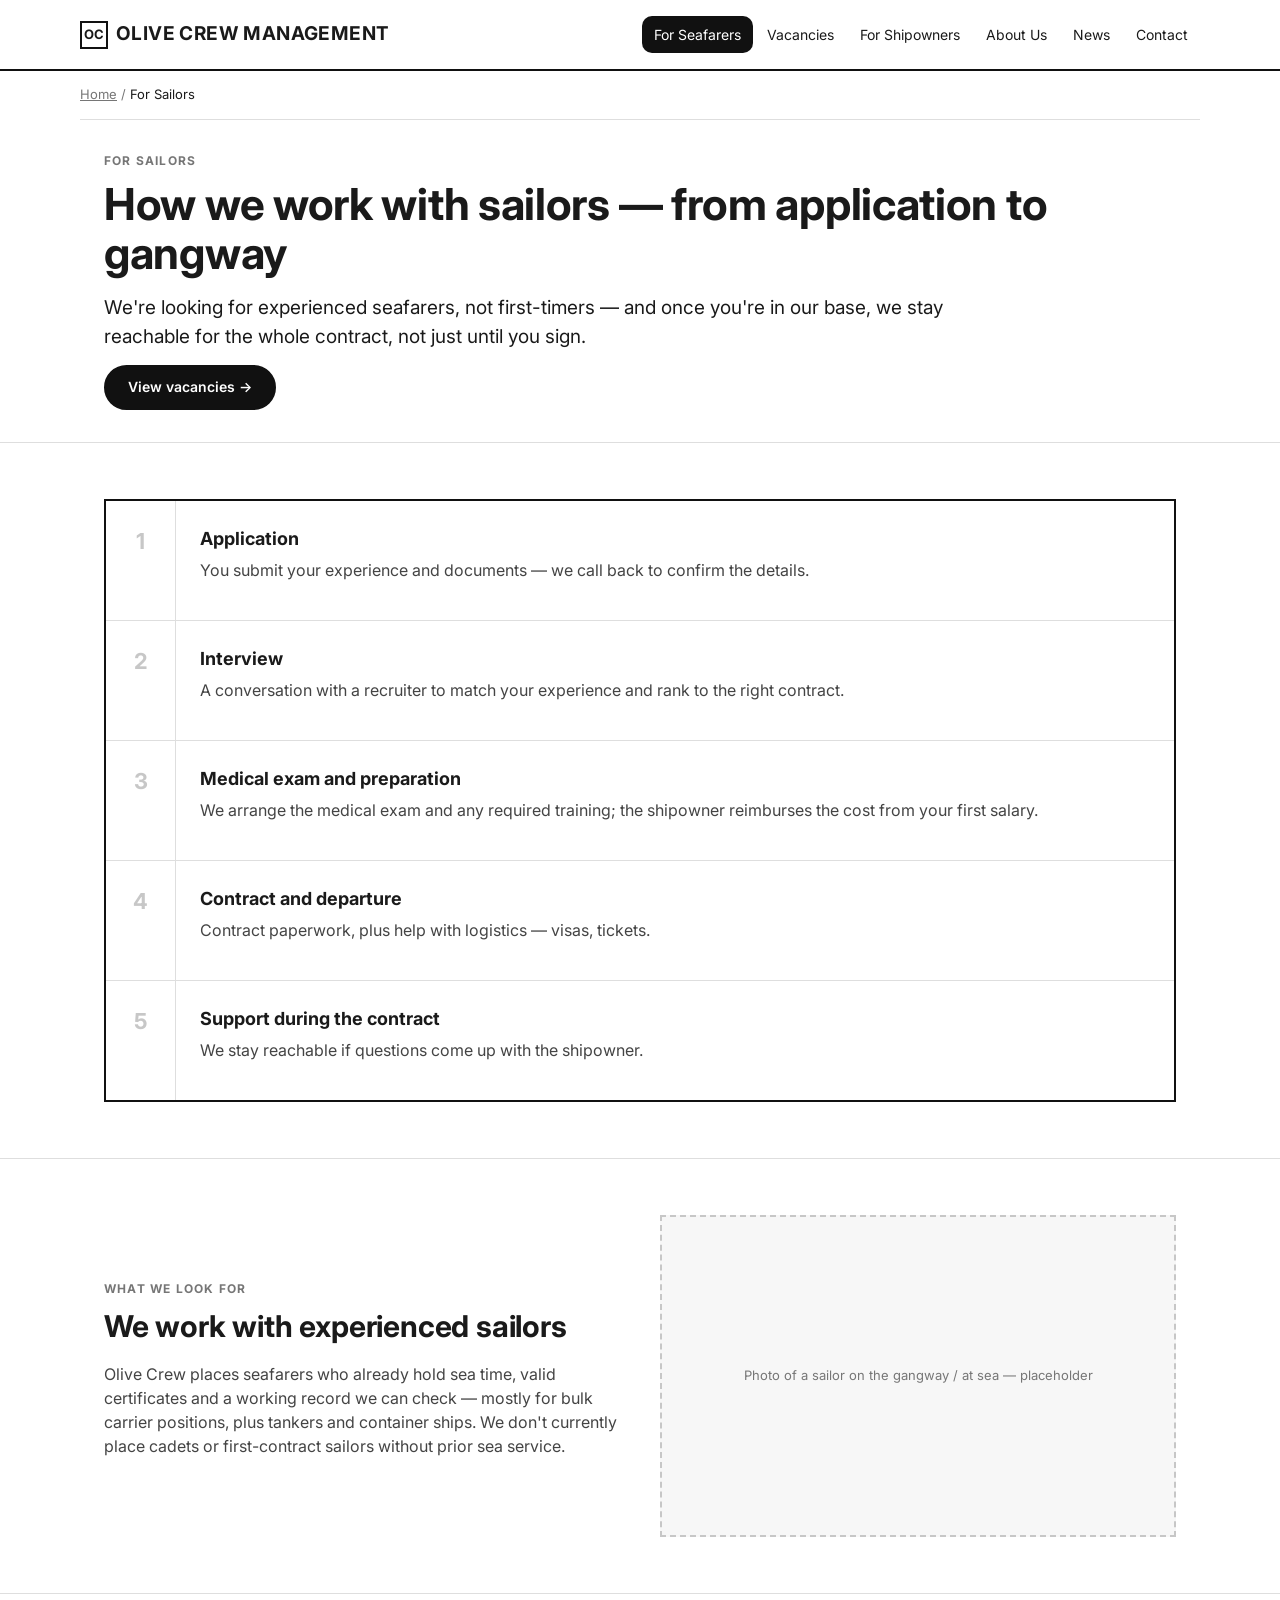
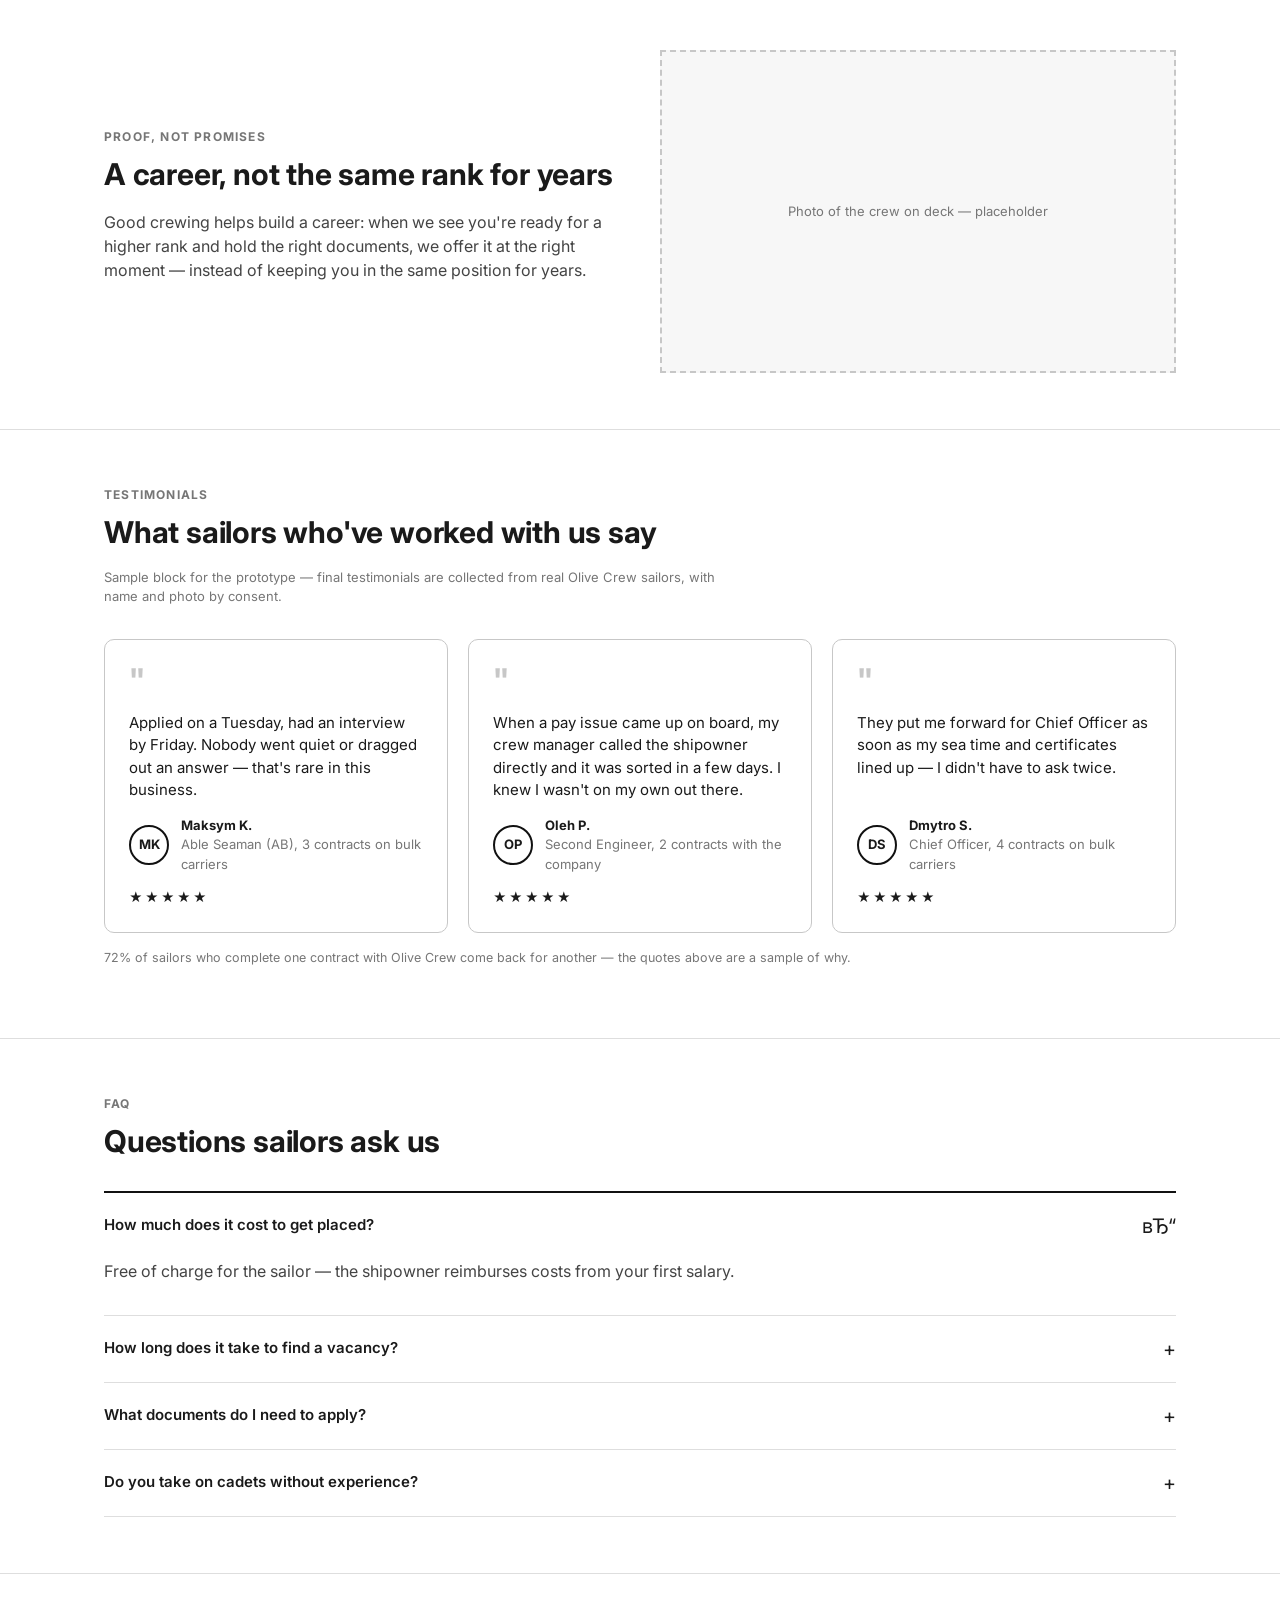
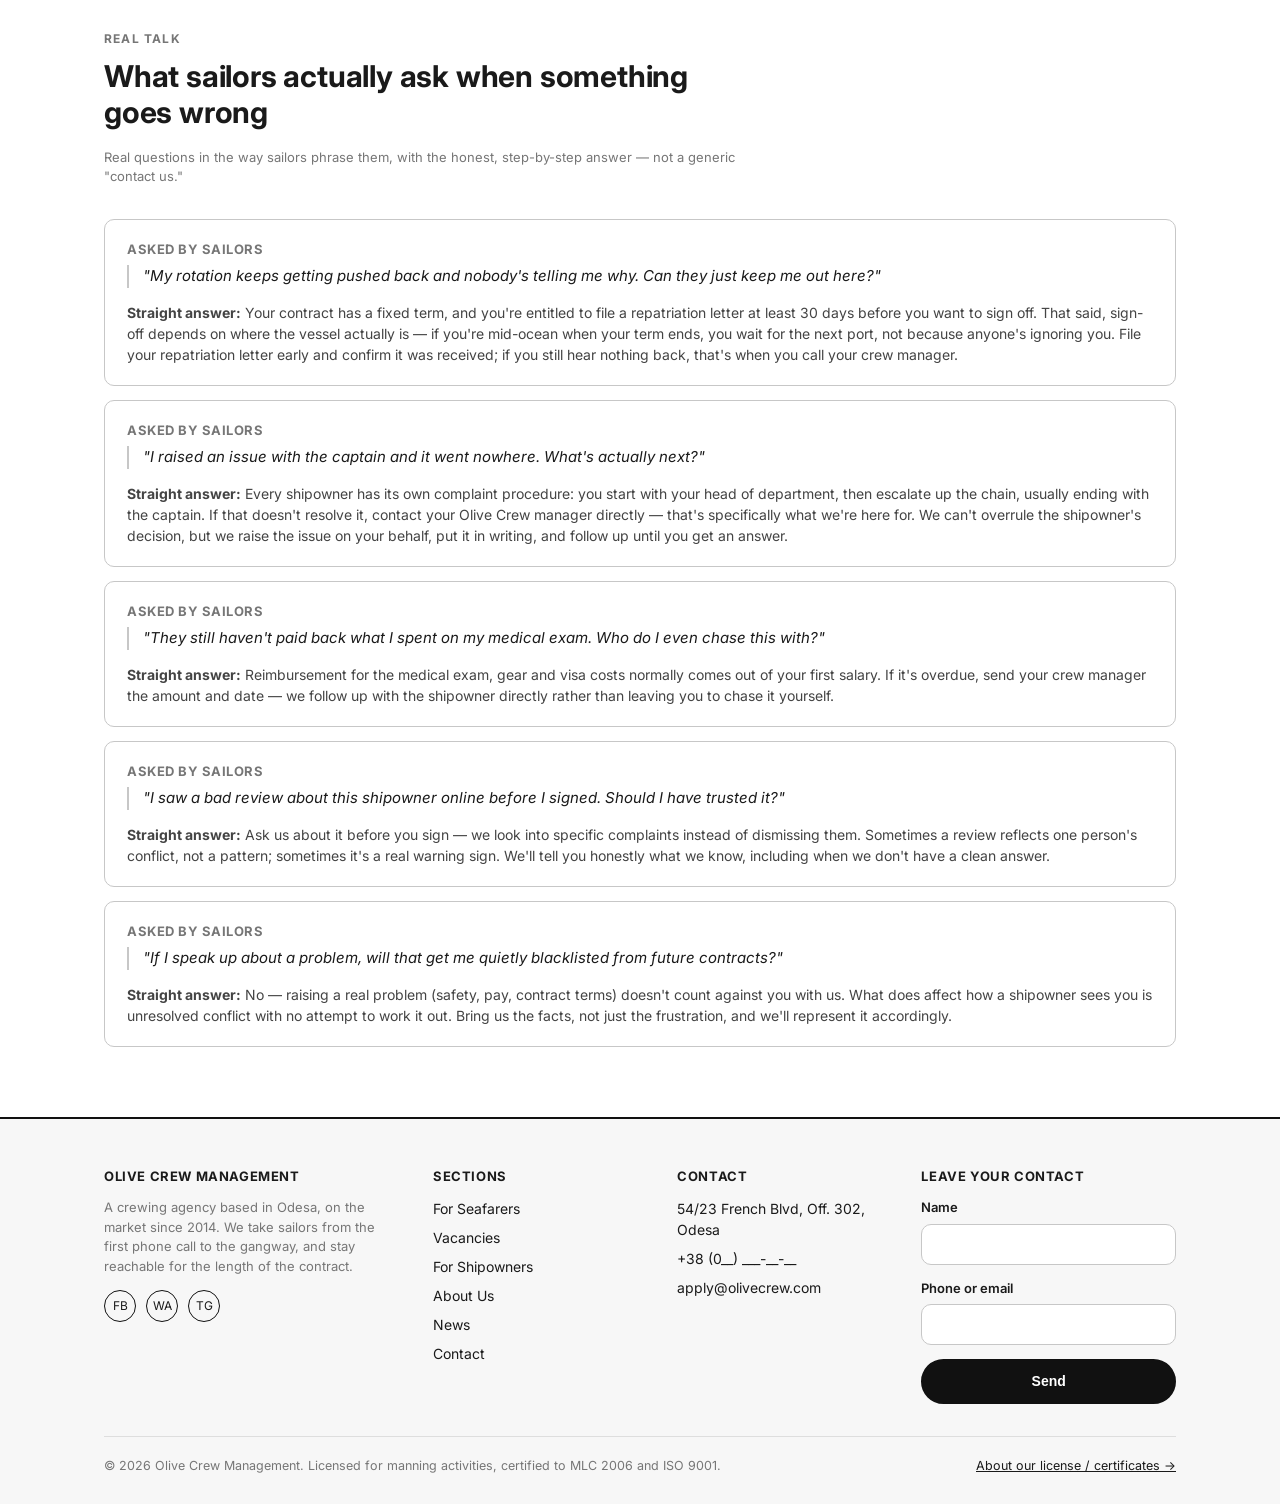
<file: sailors.html>
<!DOCTYPE html>
<html lang="en">
<head>
<meta charset="UTF-8">
<meta name="viewport" content="width=device-width, initial-scale=1">
<title>For Sailors — How We Work, From Application to Gangway | Olive Crew Management</title>
<meta name="description" content="How Olive Crew places experienced sailors: application, interview, medical exam, contract, and support during the voyage. FAQ and real sailor questions answered.">
<link rel="stylesheet" href="style.css">
</head>
<body>
<a class="skip-link" href="#main">Skip to main content</a>
<header class="site-header">
  <div class="container header-row">
    <a class="logo" href="index.html">
      <span class="mark">OC</span> OLIVE CREW MANAGEMENT
    </a>
    <nav class="main-nav" aria-label="Main navigation">
        <a href="sailors.html" aria-current="page">For Seafarers</a>
        <a href="vacancies.html">Vacancies</a>
        <a href="shipowners.html">For Shipowners</a>
        <a href="about.html">About Us</a>
        <a href="blog.html">News</a>
        <a href="contacts.html">Contact</a>
    </nav>
  </div>
</header>
<div class="breadcrumbs container"><a href="index.html">Home</a> / <span class="current" aria-current="page">For Sailors</span></div>
<main id="main">

<section class="section-tight">
  <div class="container">
    <p class="eyebrow">For Sailors</p>
    <h1>How we work with sailors — from application to gangway</h1>
    <p class="lede">We're looking for experienced seafarers, not first-timers — and once you're in our base, we stay reachable for the whole contract, not just until you sign.</p>
    <a class="btn btn-primary" href="vacancies.html">View vacancies →</a>
  </div>
</section>

<section>
  <div class="container">
    <div class="steps">
      <div class="step">
        <div class="step-num">1</div>
        <div class="step-body"><h3>Application</h3><p>You submit your experience and documents — we call back to confirm the details.</p></div>
      </div>
      <div class="step">
        <div class="step-num">2</div>
        <div class="step-body"><h3>Interview</h3><p>A conversation with a recruiter to match your experience and rank to the right contract.</p></div>
      </div>
      <div class="step">
        <div class="step-num">3</div>
        <div class="step-body"><h3>Medical exam and preparation</h3><p>We arrange the medical exam and any required training; the shipowner reimburses the cost from your first salary.</p></div>
      </div>
      <div class="step">
        <div class="step-num">4</div>
        <div class="step-body"><h3>Contract and departure</h3><p>Contract paperwork, plus help with logistics — visas, tickets.</p></div>
      </div>
      <div class="step">
        <div class="step-num">5</div>
        <div class="step-body"><h3>Support during the contract</h3><p>We stay reachable if questions come up with the shipowner.</p></div>
      </div>
    </div>
  </div>
</section>

<section>
  <div class="container">
    <div class="trust">
      <div>
        <p class="eyebrow">What we look for</p>
        <h2>We work with experienced sailors</h2>
        <p>Olive Crew places seafarers who already hold sea time, valid certificates and a working record we can check — mostly for bulk carrier positions, plus tankers and container ships. We don't currently place cadets or first-contract sailors without prior sea service.</p>
      </div>
      <div class="trust-photo" aria-hidden="true">Photo of a sailor on the gangway / at sea — placeholder</div>
    </div>
  </div>
</section>

<section>
  <div class="container">
    <div class="trust">
      <div>
        <p class="eyebrow">Proof, not promises</p>
        <h2>A career, not the same rank for years</h2>
        <p>Good crewing helps build a career: when we see you're ready for a higher rank and hold the right documents, we offer it at the right moment — instead of keeping you in the same position for years.</p>
      </div>
      <div class="trust-photo" aria-hidden="true">Photo of the crew on deck — placeholder</div>
    </div>
  </div>
</section>

<section aria-label="Sailor testimonials">
  <div class="container">
    <div class="section-head">
      <p class="eyebrow">Testimonials</p>
      <h2>What sailors who've worked with us say</h2>
      <p class="small">Sample block for the prototype — final testimonials are collected from real Olive Crew sailors, with name and photo by consent.</p>
    </div>
    <div class="testimonials">
      <div class="testimonial">
        <span class="quote-mark" aria-hidden="true">"</span>
        <blockquote>Applied on a Tuesday, had an interview by Friday. Nobody went quiet or dragged out an answer — that's rare in this business.</blockquote>
        <footer>
          <span class="avatar" aria-hidden="true">MK</span>
          <div>
            <div><strong>Maksym K.</strong></div>
            <div class="role">Able Seaman (AB), 3 contracts on bulk carriers</div>
          </div>
        </footer>
        <div class="stars" aria-label="Rated 5 out of 5">★★★★★</div>
      </div>
      <div class="testimonial">
        <span class="quote-mark" aria-hidden="true">"</span>
        <blockquote>When a pay issue came up on board, my crew manager called the shipowner directly and it was sorted in a few days. I knew I wasn't on my own out there.</blockquote>
        <footer>
          <span class="avatar" aria-hidden="true">OP</span>
          <div>
            <div><strong>Oleh P.</strong></div>
            <div class="role">Second Engineer, 2 contracts with the company</div>
          </div>
        </footer>
        <div class="stars" aria-label="Rated 5 out of 5">★★★★★</div>
      </div>
      <div class="testimonial">
        <span class="quote-mark" aria-hidden="true">"</span>
        <blockquote>They put me forward for Chief Officer as soon as my sea time and certificates lined up — I didn't have to ask twice.</blockquote>
        <footer>
          <span class="avatar" aria-hidden="true">DS</span>
          <div>
            <div><strong>Dmytro S.</strong></div>
            <div class="role">Chief Officer, 4 contracts on bulk carriers</div>
          </div>
        </footer>
        <div class="stars" aria-label="Rated 5 out of 5">★★★★★</div>
      </div>
    </div>
    <p class="testimonials-note">72% of sailors who complete one contract with Olive Crew come back for another — the quotes above are a sample of why.</p>
  </div>
</section>

<section aria-label="FAQ for sailors">
  <div class="container">
    <div class="section-head">
      <p class="eyebrow">FAQ</p>
      <h2>Questions sailors ask us</h2>
    </div>
    <div class="faq-list">
      <details class="faq-item" open>
        <summary>How much does it cost to get placed?</summary>
        <p>Free of charge for the sailor — the shipowner reimburses costs from your first salary.</p>
      </details>
      <details class="faq-item">
        <summary>How long does it take to find a vacancy?</summary>
        <p>It depends on your rank and vessel type, but a recruiter typically responds within one business day of your application.</p>
      </details>
      <details class="faq-item">
        <summary>What documents do I need to apply?</summary>
        <p>Your seaman's book, STCW certificates and medical book are the baseline — your recruiter will confirm the exact list for your rank.</p>
      </details>
      <details class="faq-item">
        <summary>Do you take on cadets without experience?</summary>
        <p>No — we currently place experienced seafarers only, with prior sea service and valid certificates. We don't take on cadets or first-time applicants.</p>
        <p class="editor-note">Editorial note for the client: please confirm you want this stated publicly on the FAQ, or whether it should be softened / removed before launch.</p>
      </details>
    </div>
  </div>
</section>

<section aria-label="Real problems sailors ask about">
  <div class="container">
    <div class="section-head">
      <p class="eyebrow">Real talk</p>
      <h2>What sailors actually ask when something goes wrong</h2>
      <p class="small">Real questions in the way sailors phrase them, with the honest, step-by-step answer — not a generic "contact us."</p>
    </div>

    <div class="realtalk-item">
      <div class="realtalk-q">Asked by sailors</div>
      <blockquote>"My rotation keeps getting pushed back and nobody's telling me why. Can they just keep me out here?"</blockquote>
      <p class="realtalk-a"><strong>Straight answer:</strong> Your contract has a fixed term, and you're entitled to file a repatriation letter at least 30 days before you want to sign off. That said, sign-off depends on where the vessel actually is — if you're mid-ocean when your term ends, you wait for the next port, not because anyone's ignoring you. File your repatriation letter early and confirm it was received; if you still hear nothing back, that's when you call your crew manager.</p>
    </div>

    <div class="realtalk-item">
      <div class="realtalk-q">Asked by sailors</div>
      <blockquote>"I raised an issue with the captain and it went nowhere. What's actually next?"</blockquote>
      <p class="realtalk-a"><strong>Straight answer:</strong> Every shipowner has its own complaint procedure: you start with your head of department, then escalate up the chain, usually ending with the captain. If that doesn't resolve it, contact your Olive Crew manager directly — that's specifically what we're here for. We can't overrule the shipowner's decision, but we raise the issue on your behalf, put it in writing, and follow up until you get an answer.</p>
    </div>

    <div class="realtalk-item">
      <div class="realtalk-q">Asked by sailors</div>
      <blockquote>"They still haven't paid back what I spent on my medical exam. Who do I even chase this with?"</blockquote>
      <p class="realtalk-a"><strong>Straight answer:</strong> Reimbursement for the medical exam, gear and visa costs normally comes out of your first salary. If it's overdue, send your crew manager the amount and date — we follow up with the shipowner directly rather than leaving you to chase it yourself.</p>
    </div>

    <div class="realtalk-item">
      <div class="realtalk-q">Asked by sailors</div>
      <blockquote>"I saw a bad review about this shipowner online before I signed. Should I have trusted it?"</blockquote>
      <p class="realtalk-a"><strong>Straight answer:</strong> Ask us about it before you sign — we look into specific complaints instead of dismissing them. Sometimes a review reflects one person's conflict, not a pattern; sometimes it's a real warning sign. We'll tell you honestly what we know, including when we don't have a clean answer.</p>
    </div>

    <div class="realtalk-item">
      <div class="realtalk-q">Asked by sailors</div>
      <blockquote>"If I speak up about a problem, will that get me quietly blacklisted from future contracts?"</blockquote>
      <p class="realtalk-a"><strong>Straight answer:</strong> No — raising a real problem (safety, pay, contract terms) doesn't count against you with us. What does affect how a shipowner sees you is unresolved conflict with no attempt to work it out. Bring us the facts, not just the frustration, and we'll represent it accordingly.</p>
    </div>
  </div>
</section>

</main>
<footer class="site-footer" id="footer-contact">
  <div class="container">
    <div class="footer-grid">
      <div class="footer-col">
        <h4>Olive Crew Management</h4>
        <p class="small">A crewing agency based in Odesa, on the market since 2014. We take sailors from the first phone call to the gangway, and stay reachable for the length of the contract.</p>
        <div class="social-row" aria-label="Social media and messengers">
          <a href="#" aria-label="Facebook">FB</a>
          <a href="#" aria-label="WhatsApp">WA</a>
          <a href="#" aria-label="Telegram">TG</a>
        </div>
      </div>
      <div class="footer-col">
        <h4>Sections</h4>
        <ul>
          <li><a href="sailors.html">For Seafarers</a></li>
          <li><a href="vacancies.html">Vacancies</a></li>
          <li><a href="shipowners.html">For Shipowners</a></li>
          <li><a href="about.html">About Us</a></li>
          <li><a href="blog.html">News</a></li>
          <li><a href="contacts.html">Contact</a></li>
        </ul>
      </div>
      <div class="footer-col">
        <h4>Contact</h4>
        <ul>
          <li>54/23 French Blvd, Off. 302, Odesa</li>
          <li><a href="tel:+380000000000">+38 (0__) ___-__-__</a></li>
          <li><a href="mailto:apply@olivecrew.com">apply@olivecrew.com</a></li>
        </ul>
      </div>
      <div class="footer-col">
        <h4>Leave your contact</h4>
        <form aria-label="Short contact capture form">
          <div class="form-field">
            <label for="f-name">Name</label>
            <input id="f-name" name="name" type="text" autocomplete="name">
          </div>
          <div class="form-field">
            <label for="f-phone">Phone or email</label>
            <input id="f-phone" name="phone" type="text" autocomplete="tel">
          </div>
          <button class="btn btn-primary btn-block" type="submit">Send</button>
        </form>
      </div>
    </div>
    <div class="footer-bottom">
      <span>© 2026 Olive Crew Management. Licensed for manning activities, certified to MLC 2006 and ISO 9001.</span>
      <a href="about.html#license">About our license / certificates →</a>
    </div>
  </div>
</footer>
</body>
</html>
</file>
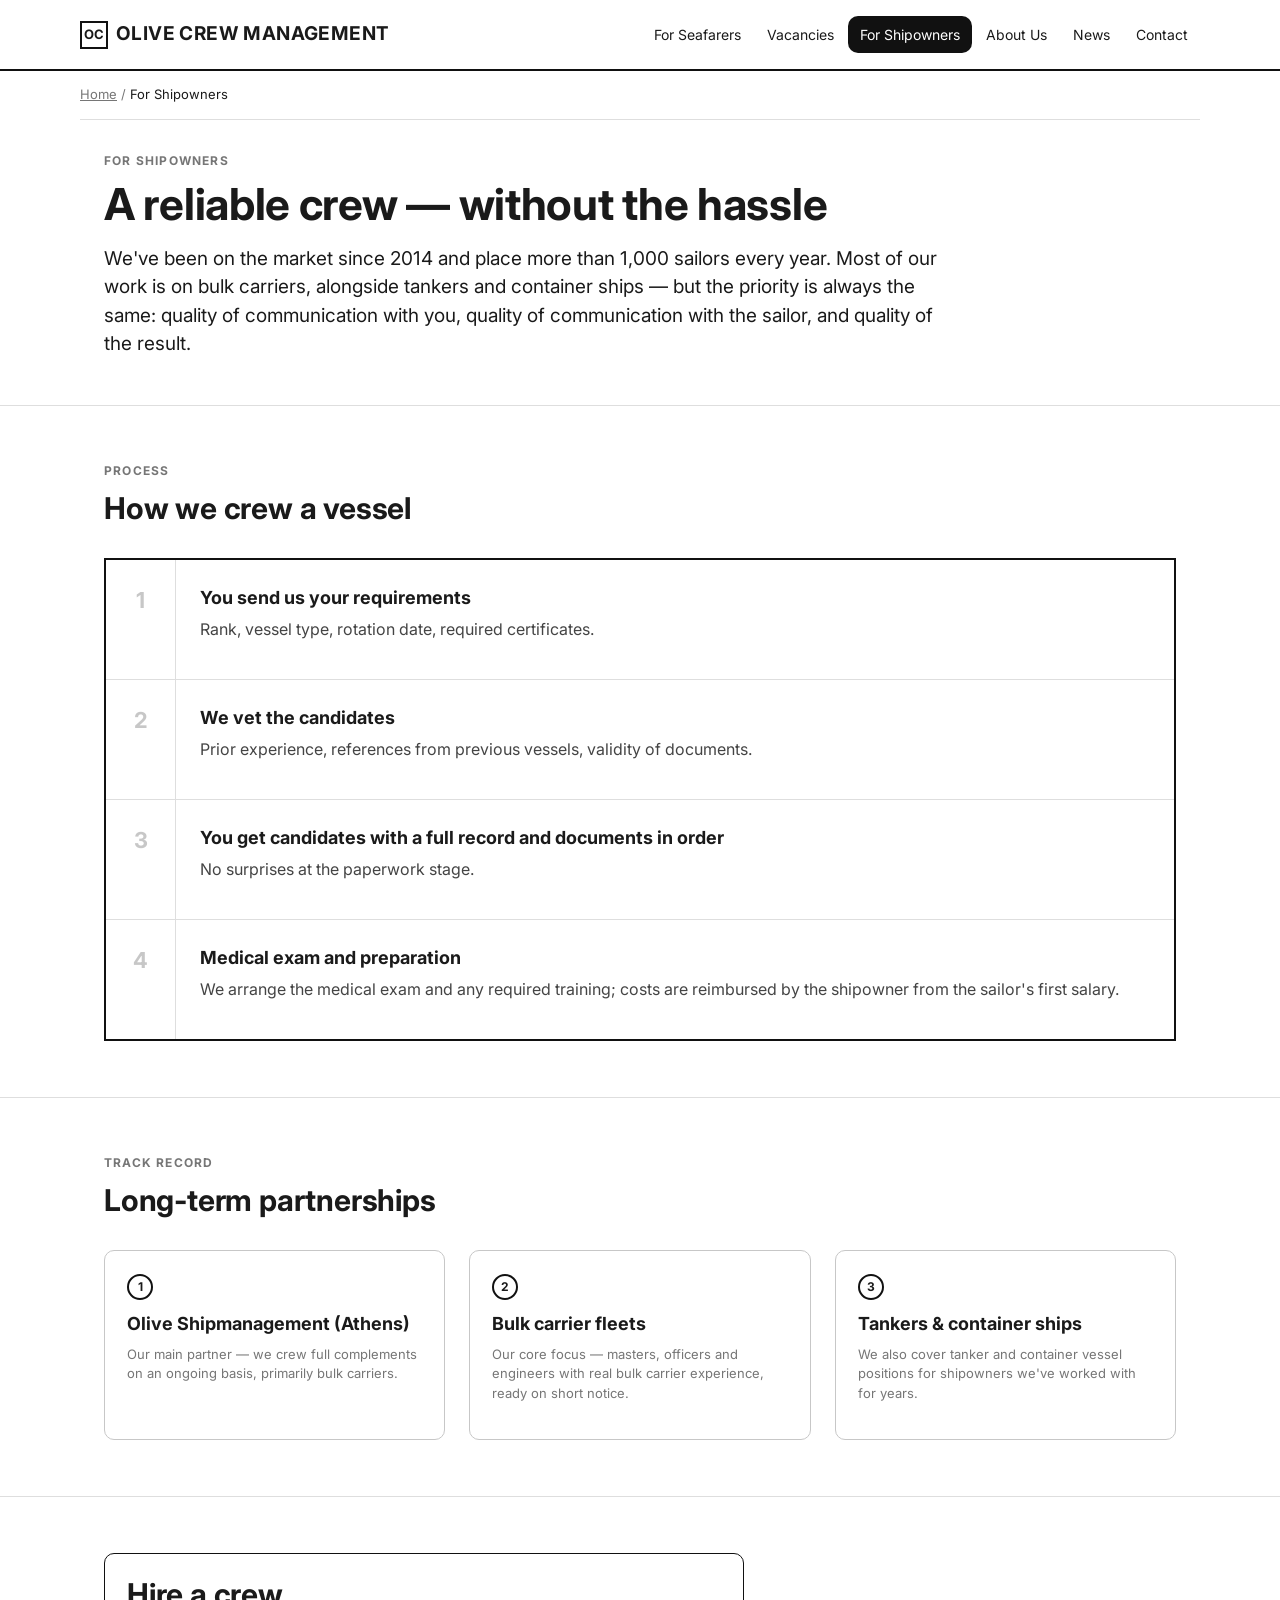
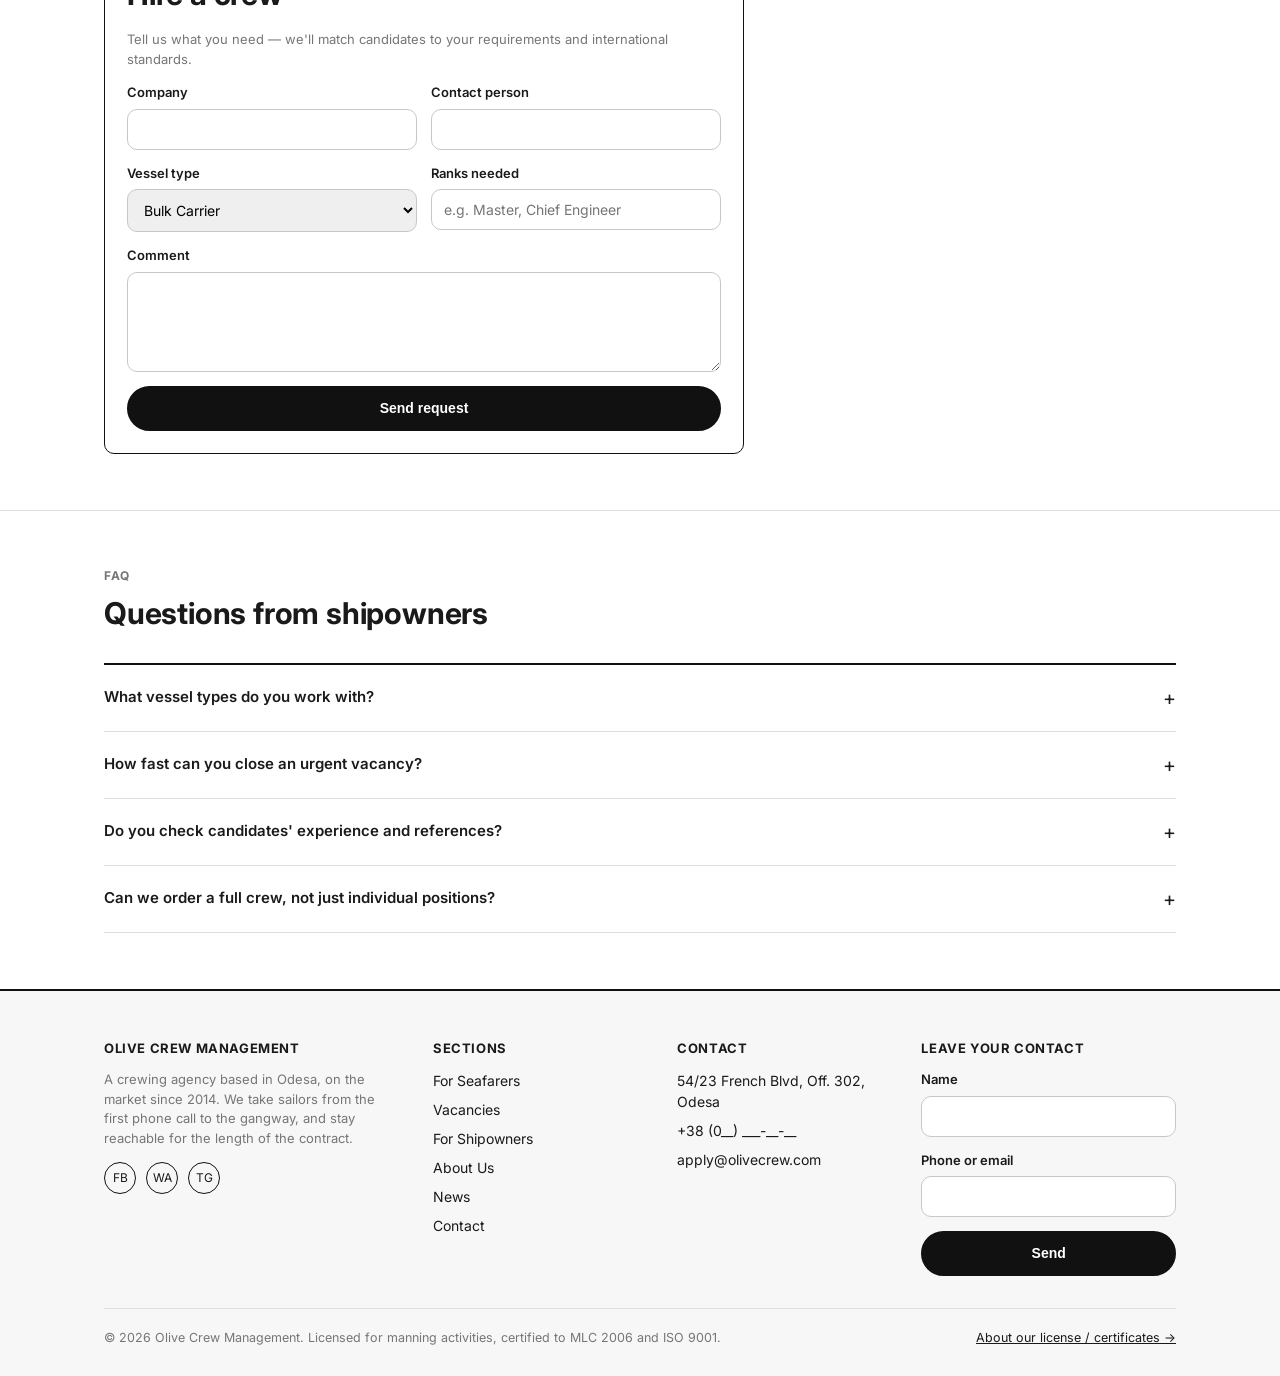
<file: shipowners.html>
<!DOCTYPE html>
<html lang="en">
<head>
<meta charset="UTF-8">
<meta name="viewport" content="width=device-width, initial-scale=1">
<title>Crew Manning for Shipowners — Bulk Carriers & More | Olive Crew Management</title>
<meta name="description" content="Crewing agency since 2014, focused on bulk carriers. We vet candidates to international standards and work fast and transparently. Partner: Olive Shipmanagement.">
<link rel="stylesheet" href="style.css">
</head>
<body>
<a class="skip-link" href="#main">Skip to main content</a>
<header class="site-header">
  <div class="container header-row">
    <a class="logo" href="index.html">
      <span class="mark">OC</span> OLIVE CREW MANAGEMENT
    </a>
    <nav class="main-nav" aria-label="Main navigation">
        <a href="sailors.html">For Seafarers</a>
        <a href="vacancies.html">Vacancies</a>
        <a href="shipowners.html" aria-current="page">For Shipowners</a>
        <a href="about.html">About Us</a>
        <a href="blog.html">News</a>
        <a href="contacts.html">Contact</a>
    </nav>
  </div>
</header>
<div class="breadcrumbs container"><a href="index.html">Home</a> / <span class="current" aria-current="page">For Shipowners</span></div>
<main id="main">

<section class="section-tight">
  <div class="container">
    <p class="eyebrow">For Shipowners</p>
    <h1>A reliable crew — without the hassle</h1>
    <p class="lede">We've been on the market since 2014 and place more than 1,000 sailors every year. Most of our work is on bulk carriers, alongside tankers and container ships — but the priority is always the same: quality of communication with you, quality of communication with the sailor, and quality of the result.</p>
  </div>
</section>

<section>
  <div class="container">
    <div class="section-head">
      <p class="eyebrow">Process</p>
      <h2>How we crew a vessel</h2>
    </div>
    <div class="steps">
      <div class="step">
        <div class="step-num">1</div>
        <div class="step-body"><h3>You send us your requirements</h3><p>Rank, vessel type, rotation date, required certificates.</p></div>
      </div>
      <div class="step">
        <div class="step-num">2</div>
        <div class="step-body"><h3>We vet the candidates</h3><p>Prior experience, references from previous vessels, validity of documents.</p></div>
      </div>
      <div class="step">
        <div class="step-num">3</div>
        <div class="step-body"><h3>You get candidates with a full record and documents in order</h3><p>No surprises at the paperwork stage.</p></div>
      </div>
      <div class="step">
        <div class="step-num">4</div>
        <div class="step-body"><h3>Medical exam and preparation</h3><p>We arrange the medical exam and any required training; costs are reimbursed by the shipowner from the sailor's first salary.</p></div>
      </div>
    </div>
  </div>
</section>

<section>
  <div class="container">
    <div class="section-head">
      <p class="eyebrow">Track record</p>
      <h2>Long-term partnerships</h2>
    </div>
    <div class="grid grid-3">
      <div class="card">
        <span class="num-badge">1</span>
        <h3>Olive Shipmanagement (Athens)</h3>
        <p class="small">Our main partner — we crew full complements on an ongoing basis, primarily bulk carriers.</p>
      </div>
      <div class="card">
        <span class="num-badge">2</span>
        <h3>Bulk carrier fleets</h3>
        <p class="small">Our core focus — masters, officers and engineers with real bulk carrier experience, ready on short notice.</p>
      </div>
      <div class="card">
        <span class="num-badge">3</span>
        <h3>Tankers &amp; container ships</h3>
        <p class="small">We also cover tanker and container vessel positions for shipowners we've worked with for years.</p>
      </div>
    </div>
  </div>
</section>

<section id="order-crew">
  <div class="container">
    <div class="card card-outline" style="max-width:640px;">
      <h2>Hire a crew</h2>
      <p class="small">Tell us what you need — we'll match candidates to your requirements and international standards.</p>
      <form>
        <div class="form-row">
          <div class="form-field">
            <label for="s-company">Company</label>
            <input id="s-company" type="text">
          </div>
          <div class="form-field">
            <label for="s-contact">Contact person</label>
            <input id="s-contact" type="text" autocomplete="name">
          </div>
        </div>
        <div class="form-row">
          <div class="form-field">
            <label for="s-vessel">Vessel type</label>
            <select id="s-vessel">
              <option>Bulk Carrier</option>
              <option>Tanker</option>
              <option>Container Ship</option>
            </select>
          </div>
          <div class="form-field">
            <label for="s-positions">Ranks needed</label>
            <input id="s-positions" type="text" placeholder="e.g. Master, Chief Engineer">
          </div>
        </div>
        <div class="form-field">
          <label for="s-msg">Comment</label>
          <textarea id="s-msg"></textarea>
        </div>
        <button class="btn btn-primary" type="submit">Send request</button>
      </form>
    </div>
  </div>
</section>

<section aria-label="FAQ for shipowners">
  <div class="container">
    <div class="section-head">
      <p class="eyebrow">FAQ</p>
      <h2>Questions from shipowners</h2>
    </div>
    <div class="faq-list">
      <details class="faq-item">
        <summary>What vessel types do you work with?</summary>
        <p>Mostly bulk carriers — that's the core of our fleet experience — plus tankers and container ships, matched to your management's specific requirements.</p>
      </details>
      <details class="faq-item">
        <summary>How fast can you close an urgent vacancy?</summary>
        <p>Thanks to a database of over 20,000 sailors and continuous tracking of who's coming off contract, we can close urgent positions within a short turnaround.</p>
      </details>
      <details class="faq-item">
        <summary>Do you check candidates' experience and references?</summary>
        <p>Yes — we verify prior experience, references from previous vessels and the validity of documents before recommending anyone.</p>
      </details>
      <details class="faq-item">
        <summary>Can we order a full crew, not just individual positions?</summary>
        <p>Yes — full-complement crewing is our standard format with Olive Shipmanagement (Athens), and we offer it to other partners as well.</p>
      </details>
    </div>
  </div>
</section>

</main>
<footer class="site-footer" id="footer-contact">
  <div class="container">
    <div class="footer-grid">
      <div class="footer-col">
        <h4>Olive Crew Management</h4>
        <p class="small">A crewing agency based in Odesa, on the market since 2014. We take sailors from the first phone call to the gangway, and stay reachable for the length of the contract.</p>
        <div class="social-row" aria-label="Social media and messengers">
          <a href="#" aria-label="Facebook">FB</a>
          <a href="#" aria-label="WhatsApp">WA</a>
          <a href="#" aria-label="Telegram">TG</a>
        </div>
      </div>
      <div class="footer-col">
        <h4>Sections</h4>
        <ul>
          <li><a href="sailors.html">For Seafarers</a></li>
          <li><a href="vacancies.html">Vacancies</a></li>
          <li><a href="shipowners.html">For Shipowners</a></li>
          <li><a href="about.html">About Us</a></li>
          <li><a href="blog.html">News</a></li>
          <li><a href="contacts.html">Contact</a></li>
        </ul>
      </div>
      <div class="footer-col">
        <h4>Contact</h4>
        <ul>
          <li>54/23 French Blvd, Off. 302, Odesa</li>
          <li><a href="tel:+380000000000">+38 (0__) ___-__-__</a></li>
          <li><a href="mailto:apply@olivecrew.com">apply@olivecrew.com</a></li>
        </ul>
      </div>
      <div class="footer-col">
        <h4>Leave your contact</h4>
        <form aria-label="Short contact capture form">
          <div class="form-field">
            <label for="f-name">Name</label>
            <input id="f-name" name="name" type="text" autocomplete="name">
          </div>
          <div class="form-field">
            <label for="f-phone">Phone or email</label>
            <input id="f-phone" name="phone" type="text" autocomplete="tel">
          </div>
          <button class="btn btn-primary btn-block" type="submit">Send</button>
        </form>
      </div>
    </div>
    <div class="footer-bottom">
      <span>© 2026 Olive Crew Management. Licensed for manning activities, certified to MLC 2006 and ISO 9001.</span>
      <a href="about.html#license">About our license / certificates →</a>
    </div>
  </div>
</footer>
</body>
</html>
</file>
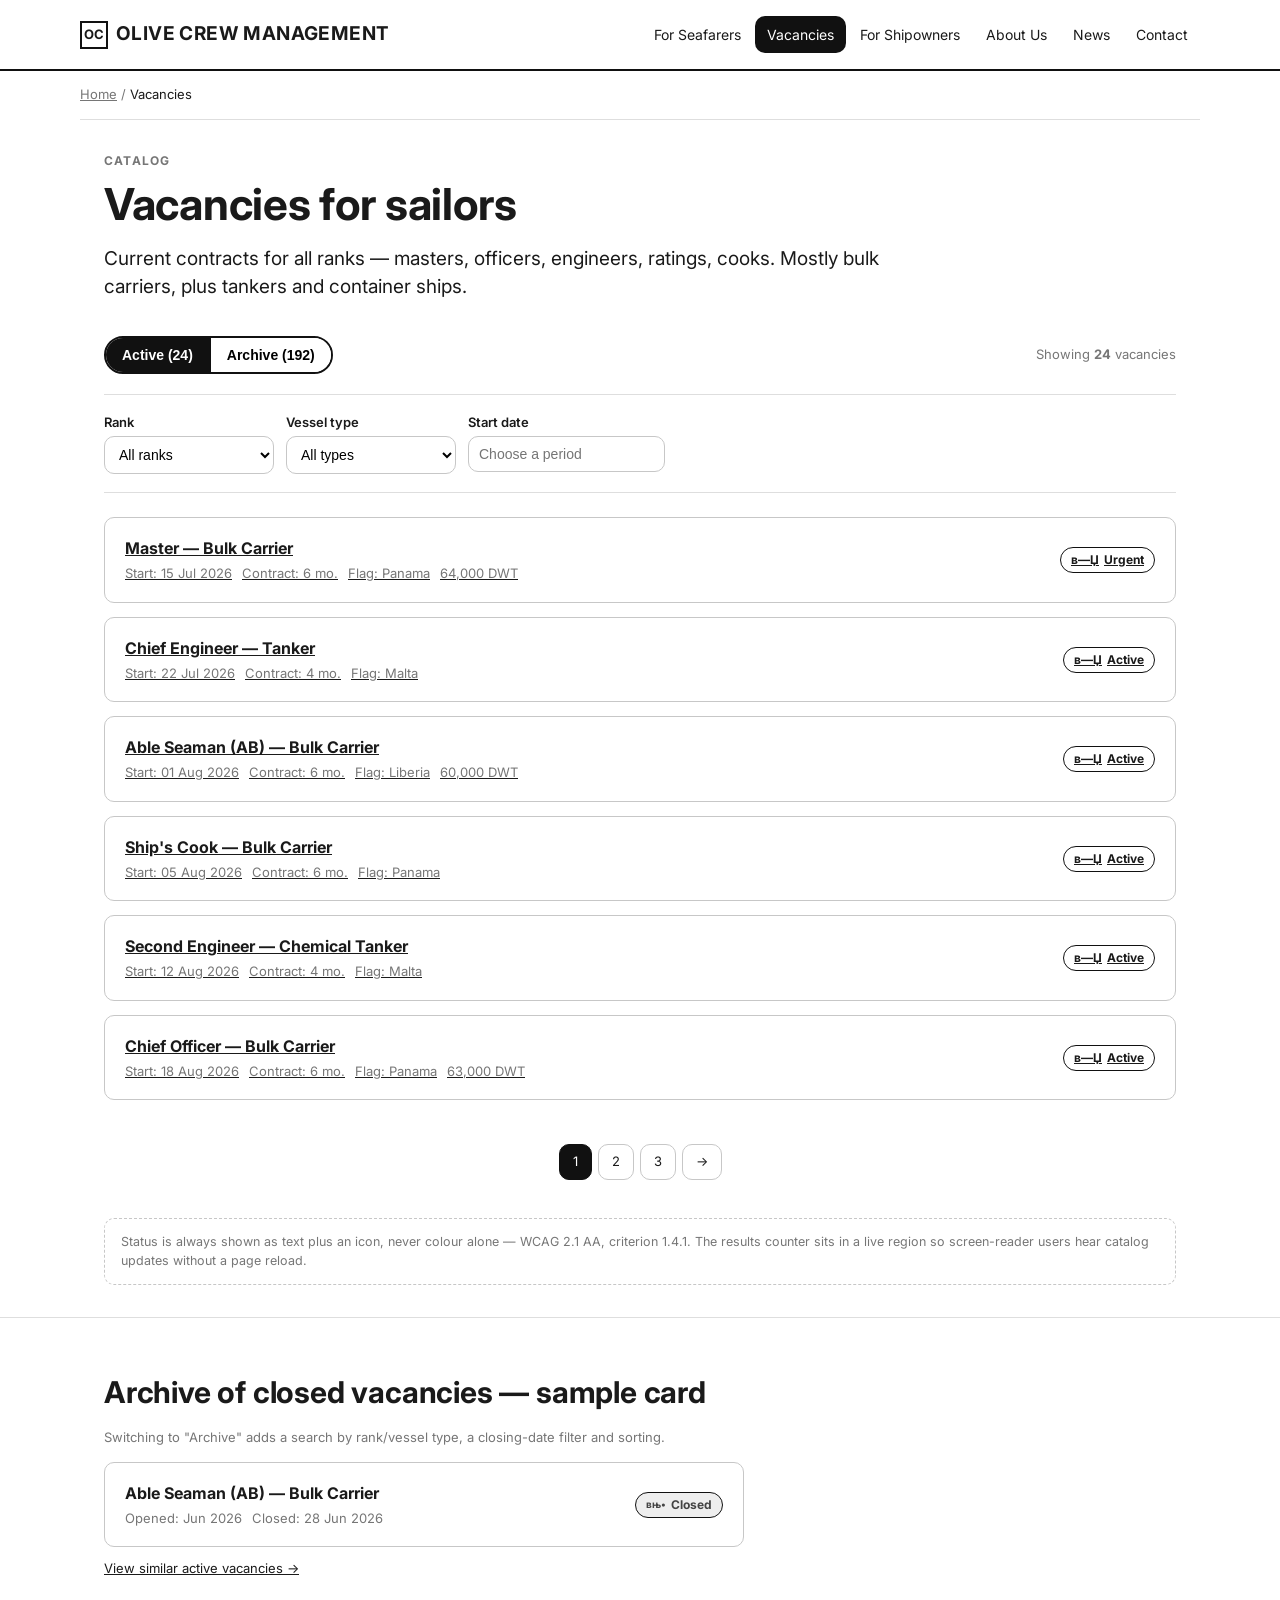
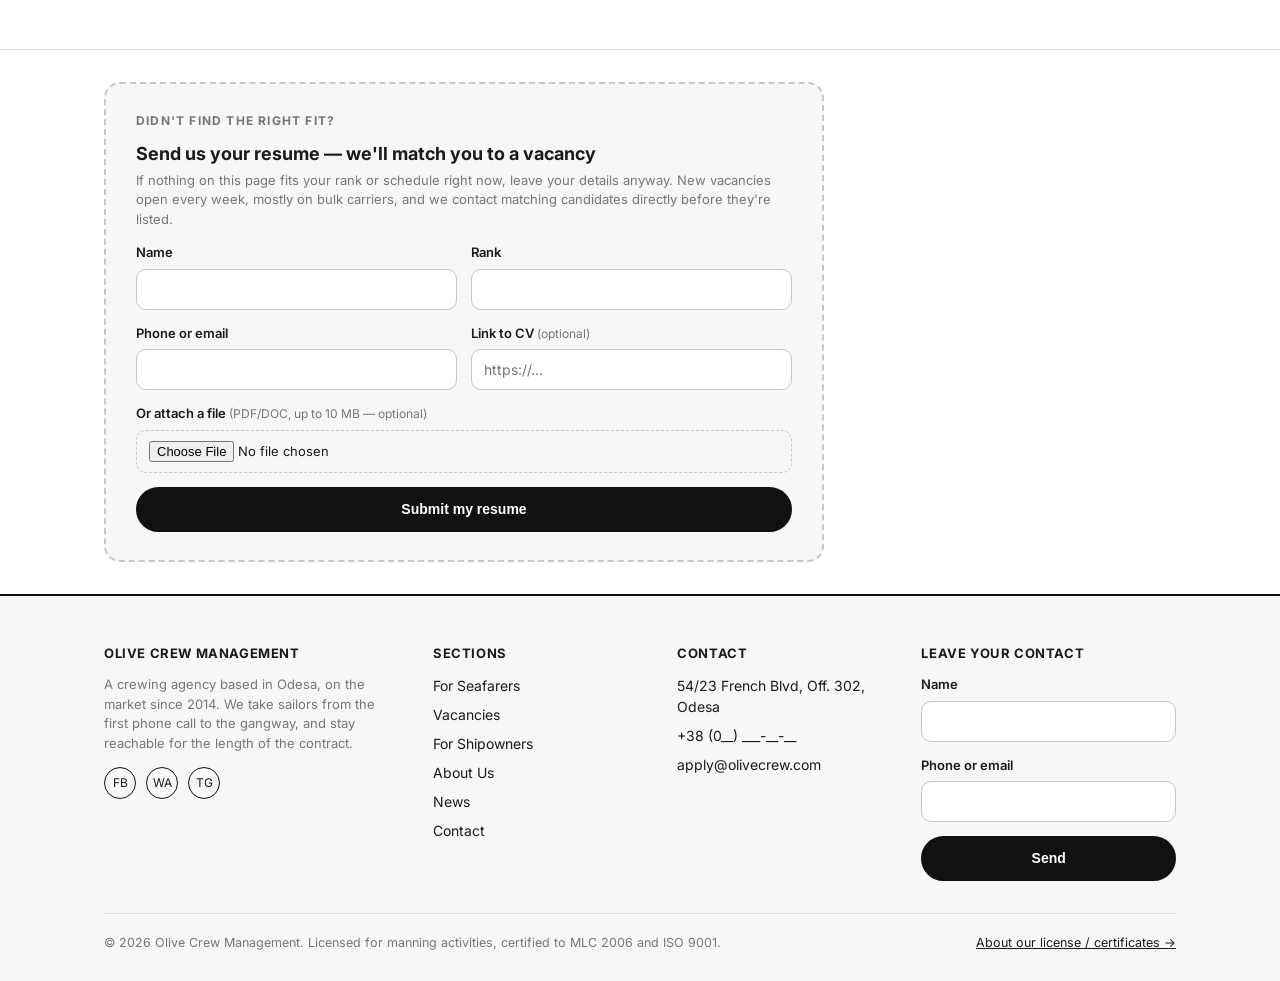
<file: vacancies.html>
<!DOCTYPE html>
<html lang="en">
<head>
<meta charset="UTF-8">
<meta name="viewport" content="width=device-width, initial-scale=1">
<title>Sailor Vacancies — Bulk Carrier & Tanker Contracts | Olive Crew Management</title>
<meta name="description" content="Current sailor vacancies for all ranks. Mostly bulk carriers, also tankers and container ships. Filter by rank, vessel type and start date.">
<link rel="stylesheet" href="style.css">
</head>
<body>
<a class="skip-link" href="#main">Skip to main content</a>
<header class="site-header">
  <div class="container header-row">
    <a class="logo" href="index.html">
      <span class="mark">OC</span> OLIVE CREW MANAGEMENT
    </a>
    <nav class="main-nav" aria-label="Main navigation">
        <a href="sailors.html">For Seafarers</a>
        <a href="vacancies.html" aria-current="page">Vacancies</a>
        <a href="shipowners.html">For Shipowners</a>
        <a href="about.html">About Us</a>
        <a href="blog.html">News</a>
        <a href="contacts.html">Contact</a>
    </nav>
  </div>
</header>
<div class="breadcrumbs container"><a href="index.html">Home</a> / <span class="current" aria-current="page">Vacancies</span></div>
<main id="main">

<section class="section-tight">
  <div class="container">
    <p class="eyebrow">Catalog</p>
    <h1>Vacancies for sailors</h1>
    <p class="lede">Current contracts for all ranks — masters, officers, engineers, ratings, cooks. Mostly bulk carriers, plus tankers and container ships.</p>

    <div class="catalog-toolbar">
      <div class="state-switch" role="group" aria-label="Vacancy status">
        <button type="button" aria-pressed="true">Active (24)</button>
        <button type="button" aria-pressed="false">Archive (192)</button>
      </div>
      <div class="live-region small" role="status" aria-live="polite">Showing <strong>24</strong> vacancies</div>
    </div>

    <div class="filters-bar" role="search" aria-label="Vacancy filters">
      <div class="field">
        <label for="f-position">Rank</label>
        <select id="f-position">
          <option>All ranks</option>
          <option>Master</option>
          <option>Chief Engineer</option>
          <option>Able Seaman (AB)</option>
          <option>Cook</option>
        </select>
      </div>
      <div class="field">
        <label for="f-vessel">Vessel type</label>
        <select id="f-vessel">
          <option>All types</option>
          <option>Bulk Carrier</option>
          <option>Tanker</option>
          <option>Container Ship</option>
        </select>
      </div>
      <div class="field">
        <label for="f-date">Start date</label>
        <input id="f-date" type="text" placeholder="Choose a period">
      </div>
    </div>

    <div class="vacancy-list">
      <a class="vacancy-card" href="vacancy.html">
        <div>
          <div class="vacancy-title">Master — Bulk Carrier</div>
          <div class="vacancy-meta"><span>Start: 15 Jul 2026</span><span>Contract: 6 mo.</span><span>Flag: Panama</span><span>64,000 DWT</span></div>
        </div>
        <span class="status-tag urgent">Urgent</span>
      </a>
      <a class="vacancy-card" href="vacancy.html">
        <div>
          <div class="vacancy-title">Chief Engineer — Tanker</div>
          <div class="vacancy-meta"><span>Start: 22 Jul 2026</span><span>Contract: 4 mo.</span><span>Flag: Malta</span></div>
        </div>
        <span class="status-tag active">Active</span>
      </a>
      <a class="vacancy-card" href="vacancy.html">
        <div>
          <div class="vacancy-title">Able Seaman (AB) — Bulk Carrier</div>
          <div class="vacancy-meta"><span>Start: 01 Aug 2026</span><span>Contract: 6 mo.</span><span>Flag: Liberia</span><span>60,000 DWT</span></div>
        </div>
        <span class="status-tag active">Active</span>
      </a>
      <a class="vacancy-card" href="vacancy.html">
        <div>
          <div class="vacancy-title">Ship's Cook — Bulk Carrier</div>
          <div class="vacancy-meta"><span>Start: 05 Aug 2026</span><span>Contract: 6 mo.</span><span>Flag: Panama</span></div>
        </div>
        <span class="status-tag active">Active</span>
      </a>
      <a class="vacancy-card" href="vacancy.html">
        <div>
          <div class="vacancy-title">Second Engineer — Chemical Tanker</div>
          <div class="vacancy-meta"><span>Start: 12 Aug 2026</span><span>Contract: 4 mo.</span><span>Flag: Malta</span></div>
        </div>
        <span class="status-tag active">Active</span>
      </a>
      <a class="vacancy-card" href="vacancy.html">
        <div>
          <div class="vacancy-title">Chief Officer — Bulk Carrier</div>
          <div class="vacancy-meta"><span>Start: 18 Aug 2026</span><span>Contract: 6 mo.</span><span>Flag: Panama</span><span>63,000 DWT</span></div>
        </div>
        <span class="status-tag active">Active</span>
      </a>
    </div>

    <nav class="pagination" aria-label="Catalog pages">
      <a href="#" aria-current="page">1</a>
      <a href="#">2</a>
      <a href="#">3</a>
      <a href="#">→</a>
    </nav>

    <div class="wcag-note">
      Status is always shown as text plus an icon, never colour alone — WCAG 2.1 AA, criterion 1.4.1. The results counter sits in a live region so screen-reader users hear catalog updates without a page reload.
    </div>
  </div>
</section>

<section aria-label="Sample archived vacancy card">
  <div class="container">
    <h2>Archive of closed vacancies — sample card</h2>
    <p class="small">Switching to "Archive" adds a search by rank/vessel type, a closing-date filter and sorting.</p>
    <div class="vacancy-card" style="max-width:640px;">
      <div>
        <div class="vacancy-title">Able Seaman (AB) — Bulk Carrier</div>
        <div class="vacancy-meta"><span>Opened: Jun 2026</span><span>Closed: 28 Jun 2026</span></div>
      </div>
      <span class="status-tag closed">Closed</span>
    </div>
    <p class="small" style="margin-top:12px;"><a href="vacancy.html">View similar active vacancies →</a></p>
  </div>
</section>

<section class="section-tight" aria-label="Resume submission form">
  <div class="container">
    <div class="talent-pool" style="max-width:720px;">
      <p class="eyebrow">Didn't find the right fit?</p>
      <h3>Send us your resume — we'll match you to a vacancy</h3>
      <p class="small">If nothing on this page fits your rank or schedule right now, leave your details anyway. New vacancies open every week, mostly on bulk carriers, and we contact matching candidates directly before they're listed.</p>
      <form>
        <div class="form-row">
          <div class="form-field">
            <label for="tp-name">Name</label>
            <input id="tp-name" type="text" autocomplete="name">
          </div>
          <div class="form-field">
            <label for="tp-rank">Rank</label>
            <input id="tp-rank" type="text">
          </div>
        </div>
        <div class="form-row">
          <div class="form-field">
            <label for="tp-contact">Phone or email</label>
            <input id="tp-contact" type="text" autocomplete="tel">
          </div>
          <div class="form-field">
            <label for="tp-cv">Link to CV <span class="hint">(optional)</span></label>
            <input id="tp-cv" type="url" placeholder="https://...">
          </div>
        </div>
        <div class="form-field">
          <label for="tp-cv-file">Or attach a file <span class="hint">(PDF/DOC, up to 10 MB — optional)</span></label>
          <input id="tp-cv-file" type="file" accept=".pdf,.doc,.docx">
        </div>
        <button class="btn btn-primary" type="submit">Submit my resume</button>
      </form>
    </div>
  </div>
</section>

</main>
<footer class="site-footer" id="footer-contact">
  <div class="container">
    <div class="footer-grid">
      <div class="footer-col">
        <h4>Olive Crew Management</h4>
        <p class="small">A crewing agency based in Odesa, on the market since 2014. We take sailors from the first phone call to the gangway, and stay reachable for the length of the contract.</p>
        <div class="social-row" aria-label="Social media and messengers">
          <a href="#" aria-label="Facebook">FB</a>
          <a href="#" aria-label="WhatsApp">WA</a>
          <a href="#" aria-label="Telegram">TG</a>
        </div>
      </div>
      <div class="footer-col">
        <h4>Sections</h4>
        <ul>
          <li><a href="sailors.html">For Seafarers</a></li>
          <li><a href="vacancies.html">Vacancies</a></li>
          <li><a href="shipowners.html">For Shipowners</a></li>
          <li><a href="about.html">About Us</a></li>
          <li><a href="blog.html">News</a></li>
          <li><a href="contacts.html">Contact</a></li>
        </ul>
      </div>
      <div class="footer-col">
        <h4>Contact</h4>
        <ul>
          <li>54/23 French Blvd, Off. 302, Odesa</li>
          <li><a href="tel:+380000000000">+38 (0__) ___-__-__</a></li>
          <li><a href="mailto:apply@olivecrew.com">apply@olivecrew.com</a></li>
        </ul>
      </div>
      <div class="footer-col">
        <h4>Leave your contact</h4>
        <form aria-label="Short contact capture form">
          <div class="form-field">
            <label for="f-name">Name</label>
            <input id="f-name" name="name" type="text" autocomplete="name">
          </div>
          <div class="form-field">
            <label for="f-phone">Phone or email</label>
            <input id="f-phone" name="phone" type="text" autocomplete="tel">
          </div>
          <button class="btn btn-primary btn-block" type="submit">Send</button>
        </form>
      </div>
    </div>
    <div class="footer-bottom">
      <span>© 2026 Olive Crew Management. Licensed for manning activities, certified to MLC 2006 and ISO 9001.</span>
      <a href="about.html#license">About our license / certificates →</a>
    </div>
  </div>
</footer>
</body>
</html>
</file>
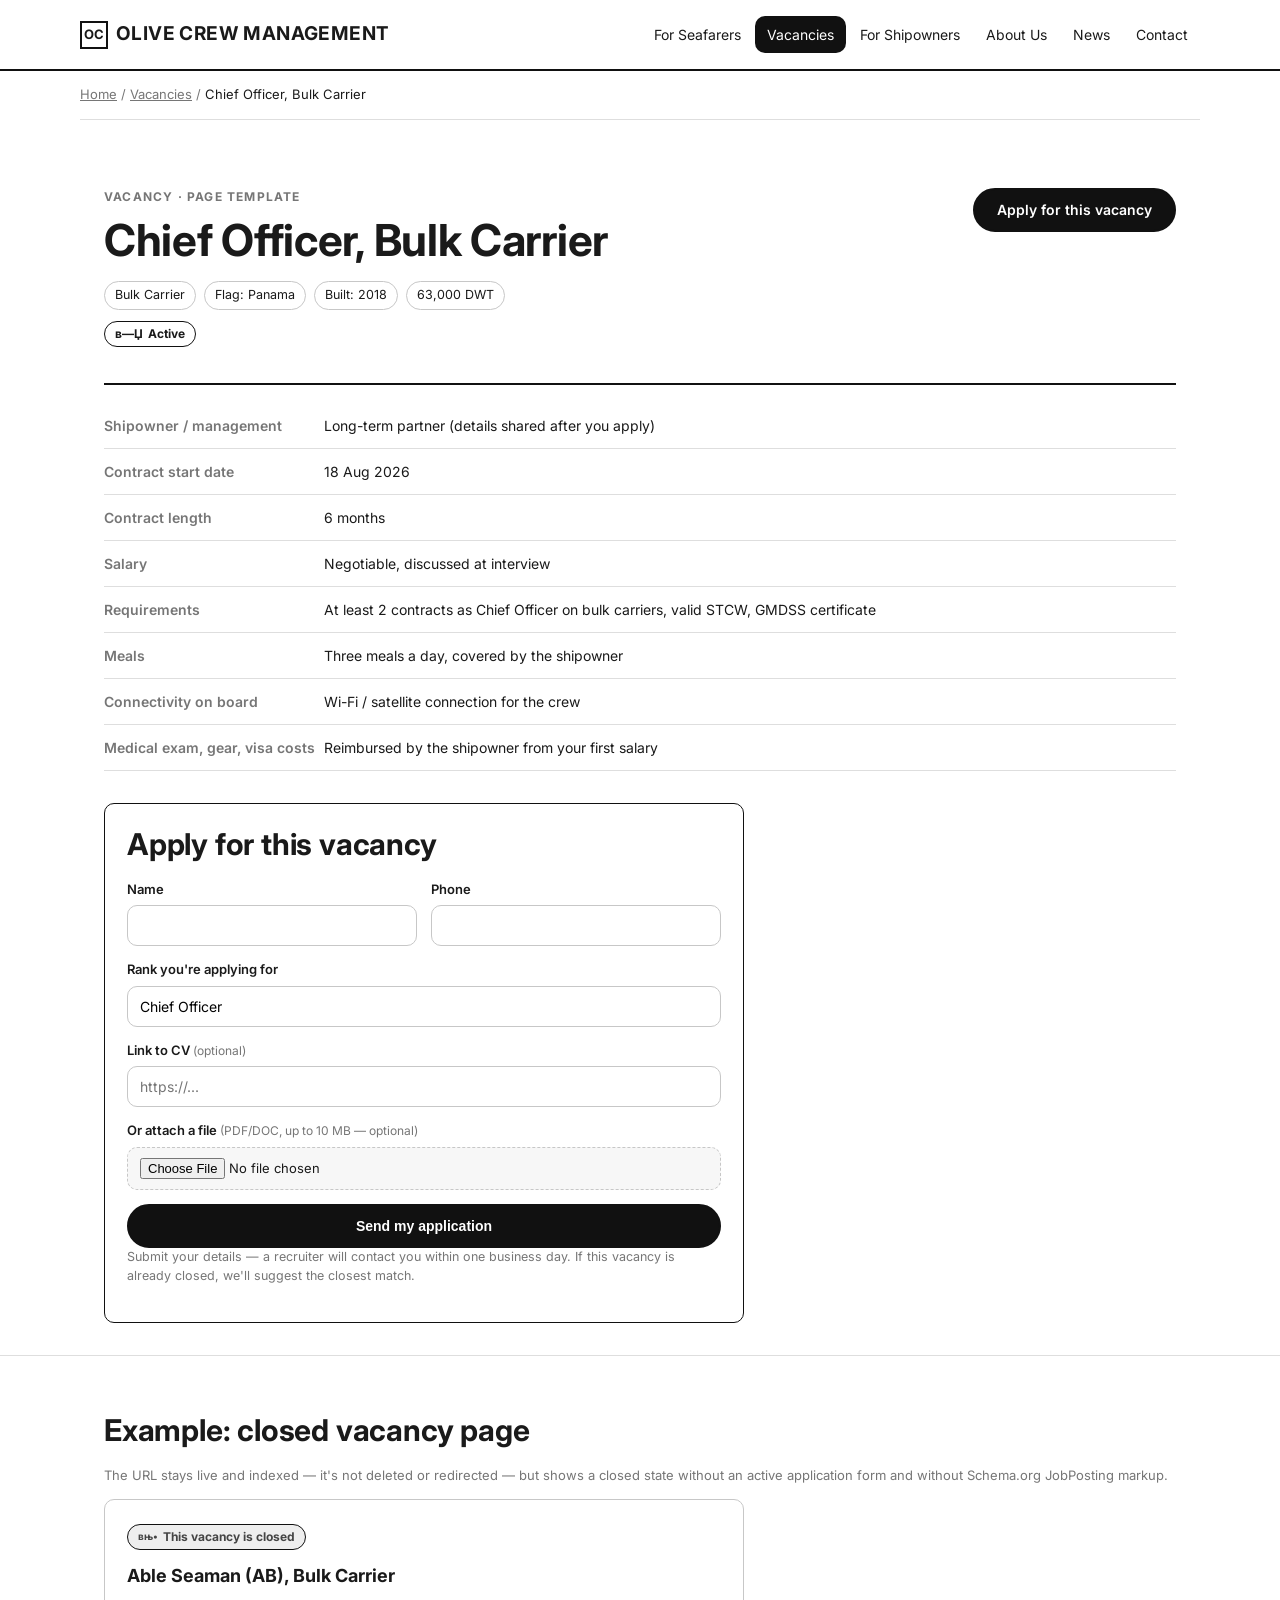
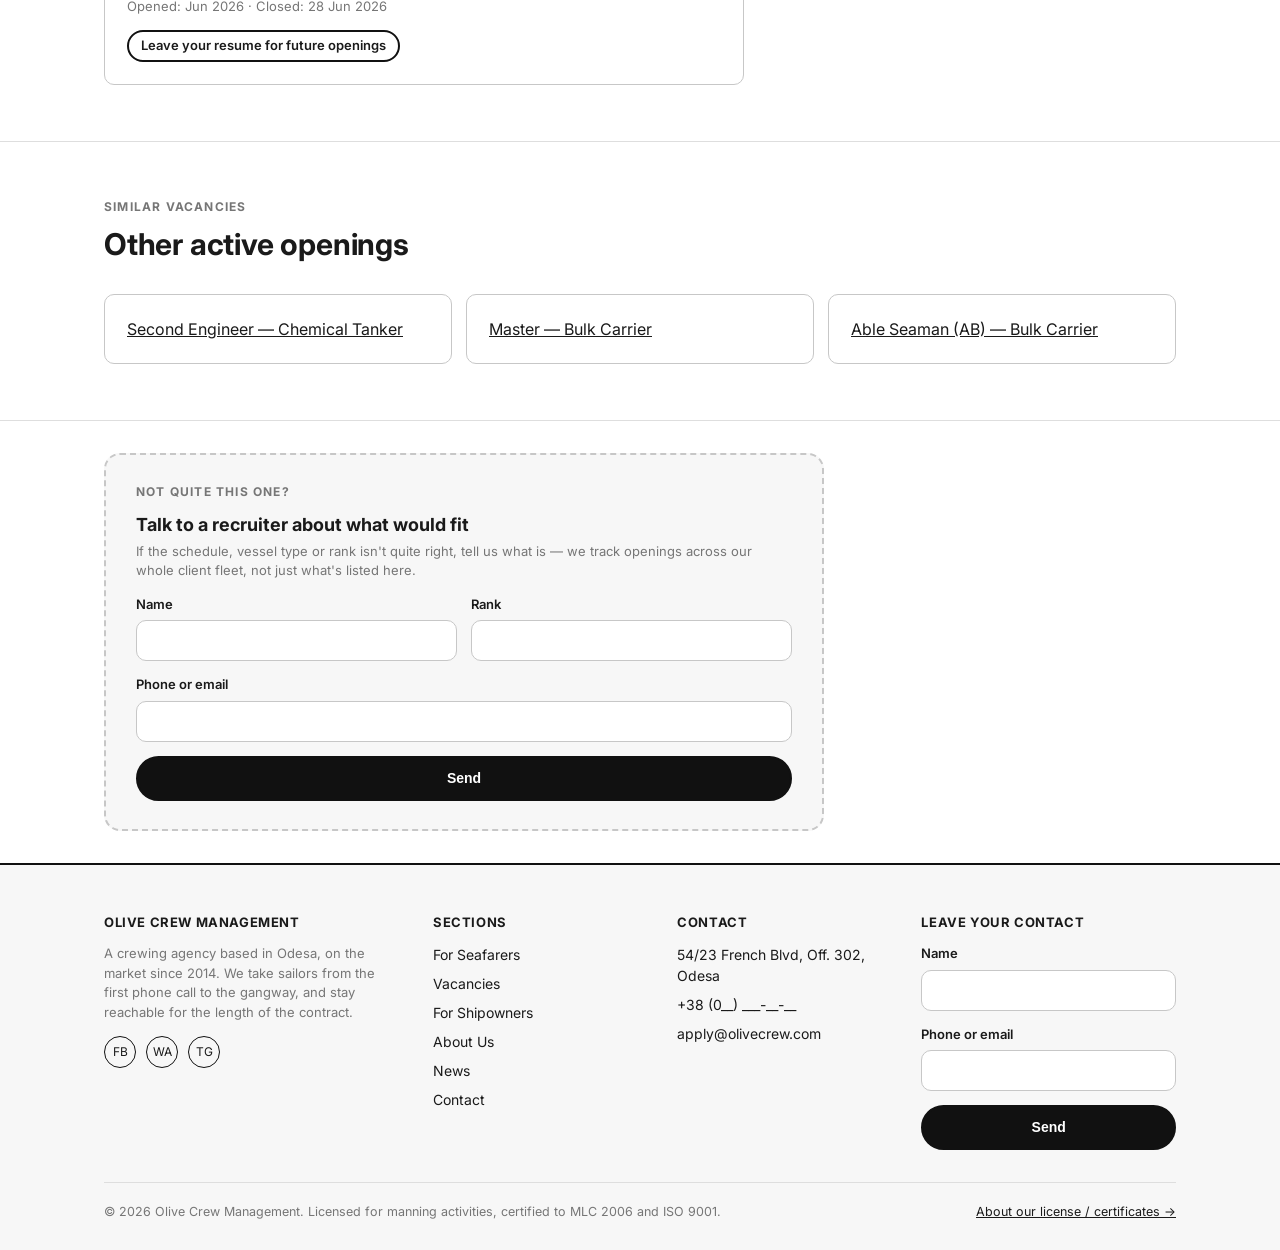
<file: vacancy.html>
<!DOCTYPE html>
<html lang="en">
<head>
<meta charset="UTF-8">
<meta name="viewport" content="width=device-width, initial-scale=1">
<title>Chief Officer, Bulk Carrier — Vacancy | Olive Crew Management</title>
<meta name="description" content="Chief Officer vacancy on a bulk carrier. 6-month contract, starting 18 Aug 2026. Requirements, conditions, application form.">
<link rel="stylesheet" href="style.css">
</head>
<body>
<a class="skip-link" href="#main">Skip to main content</a>
<header class="site-header">
  <div class="container header-row">
    <a class="logo" href="index.html">
      <span class="mark">OC</span> OLIVE CREW MANAGEMENT
    </a>
    <nav class="main-nav" aria-label="Main navigation">
        <a href="sailors.html">For Seafarers</a>
        <a href="vacancies.html" aria-current="page">Vacancies</a>
        <a href="shipowners.html">For Shipowners</a>
        <a href="about.html">About Us</a>
        <a href="blog.html">News</a>
        <a href="contacts.html">Contact</a>
    </nav>
  </div>
</header>
<div class="breadcrumbs container"><a href="index.html">Home</a> / <a href="vacancies.html">Vacancies</a> / <span class="current" aria-current="page">Chief Officer, Bulk Carrier</span></div>
<main id="main">

<section class="section-tight">
  <div class="container">
    <div class="vacancy-head">
      <div>
        <p class="eyebrow">Vacancy · Page template</p>
        <h1>Chief Officer, Bulk Carrier</h1>
        <div class="tag-list">
          <span class="tag">Bulk Carrier</span>
          <span class="tag">Flag: Panama</span>
          <span class="tag">Built: 2018</span>
          <span class="tag">63,000 DWT</span>
        </div>
        <span class="status-tag active">Active</span>
      </div>
      <a class="btn btn-primary" href="#apply">Apply for this vacancy</a>
    </div>

    <table class="spec-table">
      <tbody>
        <tr><th>Shipowner / management</th><td>Long-term partner (details shared after you apply)</td></tr>
        <tr><th>Contract start date</th><td>18 Aug 2026</td></tr>
        <tr><th>Contract length</th><td>6 months</td></tr>
        <tr><th>Salary</th><td>Negotiable, discussed at interview</td></tr>
        <tr><th>Requirements</th><td>At least 2 contracts as Chief Officer on bulk carriers, valid STCW, GMDSS certificate</td></tr>
        <tr><th>Meals</th><td>Three meals a day, covered by the shipowner</td></tr>
        <tr><th>Connectivity on board</th><td>Wi-Fi / satellite connection for the crew</td></tr>
        <tr><th>Medical exam, gear, visa costs</th><td>Reimbursed by the shipowner from your first salary</td></tr>
      </tbody>
    </table>

    <div id="apply" class="card card-outline" style="max-width:640px;margin-top:32px;">
      <h2>Apply for this vacancy</h2>
      <form>
        <div class="form-row">
          <div class="form-field">
            <label for="v-name">Name</label>
            <input id="v-name" type="text" autocomplete="name">
          </div>
          <div class="form-field">
            <label for="v-phone">Phone</label>
            <input id="v-phone" type="tel" autocomplete="tel">
          </div>
        </div>
        <div class="form-field">
          <label for="v-position">Rank you're applying for</label>
          <input id="v-position" type="text" value="Chief Officer">
        </div>
        <div class="form-field">
          <label for="v-cv">Link to CV <span class="hint">(optional)</span></label>
          <input id="v-cv" type="url" placeholder="https://...">
        </div>
        <div class="form-field">
          <label for="v-cv-file">Or attach a file <span class="hint">(PDF/DOC, up to 10 MB — optional)</span></label>
          <input id="v-cv-file" type="file" accept=".pdf,.doc,.docx">
        </div>
        <button class="btn btn-primary" type="submit">Send my application</button>
      </form>
      <p class="form-note">Submit your details — a recruiter will contact you within one business day. If this vacancy is already closed, we'll suggest the closest match.</p>
    </div>
  </div>
</section>

<section aria-label="Sample of a closed vacancy state">
  <div class="container">
    <h2>Example: closed vacancy page</h2>
    <p class="small">The URL stays live and indexed — it's not deleted or redirected — but shows a closed state without an active application form and without Schema.org JobPosting markup.</p>
    <div class="card" style="max-width:640px;">
      <span class="status-tag closed">This vacancy is closed</span>
      <h3 style="margin-top:12px;">Able Seaman (AB), Bulk Carrier</h3>
      <p class="small">Opened: Jun 2026 · Closed: 28 Jun 2026</p>
      <a class="btn btn-secondary btn-small" href="#talk-to-us">Leave your resume for future openings</a>
    </div>
  </div>
</section>

<section id="similar">
  <div class="container">
    <div class="section-head">
      <p class="eyebrow">Similar vacancies</p>
      <h2>Other active openings</h2>
    </div>
    <div class="related">
      <a class="card" href="vacancy.html">Second Engineer — Chemical Tanker</a>
      <a class="card" href="vacancy.html">Master — Bulk Carrier</a>
      <a class="card" href="vacancy.html">Able Seaman (AB) — Bulk Carrier</a>
    </div>
  </div>
</section>

<section id="talk-to-us" class="section-tight" aria-label="Talk to a recruiter form">
  <div class="container">
    <div class="talent-pool" style="max-width:720px;">
      <p class="eyebrow">Not quite this one?</p>
      <h3>Talk to a recruiter about what would fit</h3>
      <p class="small">If the schedule, vessel type or rank isn't quite right, tell us what is — we track openings across our whole client fleet, not just what's listed here.</p>
      <form>
        <div class="form-row">
          <div class="form-field">
            <label for="vt-name">Name</label>
            <input id="vt-name" type="text" autocomplete="name">
          </div>
          <div class="form-field">
            <label for="vt-rank">Rank</label>
            <input id="vt-rank" type="text">
          </div>
        </div>
        <div class="form-field">
          <label for="vt-contact">Phone or email</label>
          <input id="vt-contact" type="text" autocomplete="tel">
        </div>
        <button class="btn btn-primary" type="submit">Send</button>
      </form>
    </div>
  </div>
</section>

</main>
<footer class="site-footer" id="footer-contact">
  <div class="container">
    <div class="footer-grid">
      <div class="footer-col">
        <h4>Olive Crew Management</h4>
        <p class="small">A crewing agency based in Odesa, on the market since 2014. We take sailors from the first phone call to the gangway, and stay reachable for the length of the contract.</p>
        <div class="social-row" aria-label="Social media and messengers">
          <a href="#" aria-label="Facebook">FB</a>
          <a href="#" aria-label="WhatsApp">WA</a>
          <a href="#" aria-label="Telegram">TG</a>
        </div>
      </div>
      <div class="footer-col">
        <h4>Sections</h4>
        <ul>
          <li><a href="sailors.html">For Seafarers</a></li>
          <li><a href="vacancies.html">Vacancies</a></li>
          <li><a href="shipowners.html">For Shipowners</a></li>
          <li><a href="about.html">About Us</a></li>
          <li><a href="blog.html">News</a></li>
          <li><a href="contacts.html">Contact</a></li>
        </ul>
      </div>
      <div class="footer-col">
        <h4>Contact</h4>
        <ul>
          <li>54/23 French Blvd, Off. 302, Odesa</li>
          <li><a href="tel:+380000000000">+38 (0__) ___-__-__</a></li>
          <li><a href="mailto:apply@olivecrew.com">apply@olivecrew.com</a></li>
        </ul>
      </div>
      <div class="footer-col">
        <h4>Leave your contact</h4>
        <form aria-label="Short contact capture form">
          <div class="form-field">
            <label for="f-name">Name</label>
            <input id="f-name" name="name" type="text" autocomplete="name">
          </div>
          <div class="form-field">
            <label for="f-phone">Phone or email</label>
            <input id="f-phone" name="phone" type="text" autocomplete="tel">
          </div>
          <button class="btn btn-primary btn-block" type="submit">Send</button>
        </form>
      </div>
    </div>
    <div class="footer-bottom">
      <span>© 2026 Olive Crew Management. Licensed for manning activities, certified to MLC 2006 and ISO 9001.</span>
      <a href="about.html#license">About our license / certificates →</a>
    </div>
  </div>
</footer>
</body>
</html>
</file>
<file: style.css>
/* ==========================================================================
   Olive Crew Management вЂ” UX-РїСЂРѕС‚РѕС‚РёРї (С‡/Р±, Р±РµР· РІС–Р·СѓР°Р»СЊРЅРѕРіРѕ РґРёР·Р°Р№РЅСѓ)
   РњРµС‚Р° С„Р°Р№Р»Сѓ: РїРѕРєР°Р·Р°С‚Рё СЃС‚СЂСѓРєС‚СѓСЂСѓ, С–С”СЂР°СЂС…С–СЋ С‚Р° РїРѕРІРµРґС–РЅРєСѓ СЃС‚РѕСЂС–РЅРѕРє,
   РЅРµ РєРѕР»СЊРѕСЂРё/Р±СЂРµРЅРґ. РЈСЃРµ РЅР°РІРјРёСЃРЅРѕ РІ РіСЂР°РґР°С†С–СЏС… СЃС–СЂРѕРіРѕ.
   ========================================================================== */

@import url('https://fonts.googleapis.com/css2?family=Inter:wght@400;500;600;700;800&display=swap');

:root{
  --black:#111111;
  --ink:#1a1a1a;
  --gray-900:#222;
  --gray-700:#444;
  --gray-500:#767676;
  --gray-300:#c7c7c7;
  --gray-200:#dedede;
  --gray-100:#eeeeee;
  --gray-50:#f7f7f7;
  --white:#ffffff;
  --line:#111111;
  --radius:10px;        /* cards, inputs */
  --radius-lg:16px;      /* bigger blocks */
  --radius-pill:999px;   /* buttons, tags */
  --maxw:1120px;
  --gap:24px;
}

*,*::before,*::after{box-sizing:border-box;}
html{-webkit-text-size-adjust:100%;}
body{
  margin:0;
  font-family: "Inter", "Helvetica Neue", Arial, "Segoe UI", sans-serif;
  color:var(--ink);
  background:var(--white);
  line-height:1.5;
  font-size:16px;
}
img{max-width:100%;display:block;}
a{color:var(--ink);}
a:focus-visible,button:focus-visible,input:focus-visible,textarea:focus-visible,select:focus-visible{
  outline:3px solid var(--black);
  outline-offset:2px;
}
.container{max-width:var(--maxw);margin:0 auto;padding:0 24px;}

/* Skip link вЂ” WCAG РІРёРјРѕРіР° */
.skip-link{
  position:absolute;left:-9999px;top:0;
  background:var(--black);color:var(--white);
  padding:10px 16px;z-index:200;
  font-size:14px;
}
.skip-link:focus{left:16px;top:16px;}

/* ---------- Header / Navigation ---------- */
.site-header{
  border-bottom:2px solid var(--line);
  position:sticky;top:0;background:var(--white);z-index:100;
}
.header-row{
  display:flex;align-items:center;justify-content:space-between;
  padding:16px 0;gap:16px;flex-wrap:wrap;
}
.logo{
  font-weight:700;font-size:19px;letter-spacing:.4px;text-decoration:none;
  display:flex;align-items:center;gap:8px;
}
.logo .mark{
  width:28px;height:28px;border:2px solid var(--black);
  display:inline-flex;align-items:center;justify-content:center;
  font-size:13px;font-weight:700;
}
.main-nav{
  display:flex;gap:2px;flex-wrap:wrap;
}
.main-nav a{
  text-decoration:none;font-size:14px;padding:8px 12px;
  border-radius:var(--radius);
}
.main-nav a[aria-current="page"]{
  background:var(--black);color:var(--white);
}
.main-nav a:not([aria-current="page"]):hover{background:var(--gray-100);}
.header-ctas{display:flex;gap:8px;flex-wrap:wrap;}

.btn{
  display:inline-block;text-decoration:none;font-size:14px;font-weight:600;
  padding:12px 22px;border-radius:var(--radius-pill);border:2px solid var(--black);
  cursor:pointer;background:var(--white);color:var(--ink);
  line-height:1.2;
}
.btn-primary{background:var(--black);color:var(--white);}
.btn-primary:hover{background:var(--gray-900);}
.btn-secondary:hover{background:var(--gray-100);}
.btn-small{padding:6px 12px;font-size:13px;}
.btn-block{display:block;width:100%;text-align:center;}

.nav-toggle{display:none;}

/* ---------- Breadcrumbs ---------- */
.breadcrumbs{
  font-size:13px;color:var(--gray-500);padding:14px 0;
  border-bottom:1px solid var(--gray-200);
}
.breadcrumbs a{color:var(--gray-500);text-decoration:underline;}
.breadcrumbs .current{color:var(--ink);}

/* ---------- Section rhythm ---------- */
section{padding:56px 0;border-bottom:1px solid var(--gray-200);}
section:last-of-type{border-bottom:none;}
.section-tight{padding:32px 0;}
.eyebrow{
  text-transform:uppercase;letter-spacing:1.2px;font-size:12px;
  font-weight:700;color:var(--gray-500);margin:0 0 10px;
}
h1{font-size:clamp(28px,4.4vw,44px);line-height:1.12;margin:0 0 16px;letter-spacing:-.3px;}
h2{font-size:clamp(22px,3vw,30px);line-height:1.2;margin:0 0 18px;letter-spacing:-.2px;}
h3{font-size:18px;margin:0 0 8px;}
p{margin:0 0 14px;color:var(--gray-700);}
.lede{font-size:19px;color:var(--ink);max-width:70ch;}

/* ---------- Centered hero (matches approved wireframe) ---------- */
.hero-centered{
  border-bottom:2px solid var(--line);
  background:var(--gray-50);
  padding:72px 0 64px;
}
.hero-centered h1{max-width:820px;margin-left:auto;margin-right:auto;}
.hero-centered .eyebrow{text-align:center;}
.trust-row{
  display:flex;justify-content:center;align-items:center;gap:14px;flex-wrap:wrap;
  font-size:15px;color:var(--ink);margin:22px 0 30px;
}
.trust-row .dot{color:var(--gray-300);}
.hero-ctas.center{justify-content:center;}
.btn-arrow{margin-left:2px;}

/* ---------- Hero (legacy two-column, still used on inner pages if needed) ---------- */
.hero{
  border-bottom:2px solid var(--line);
  background:var(--gray-50);
}
.hero-grid{
  display:grid;grid-template-columns:1.1fr .9fr;gap:48px;align-items:center;
  padding:64px 0;
}
.hero-media{
  aspect-ratio:4/3;border:2px dashed var(--gray-300);
  display:flex;align-items:center;justify-content:center;
  color:var(--gray-500);font-size:13px;text-align:center;padding:20px;
  background:repeating-linear-gradient(45deg,var(--white),var(--white) 10px,var(--gray-100) 10px,var(--gray-100) 11px);
}
.hero-ctas{display:flex;gap:12px;flex-wrap:wrap;margin-top:22px;}

/* ---------- Stat strip ---------- */
.stats{
  border-top:2px solid var(--line);border-bottom:2px solid var(--line);
}
.stat{
  padding:28px 20px;border-right:1px solid var(--gray-200);text-align:center;
}
.stat:last-child{border-right:none;}
.stat .num{font-size:32px;font-weight:700;display:block;margin-bottom:4px;}
.stat .label{font-size:13px;color:var(--gray-500);}

/* ---------- Card grids ---------- */
.grid{display:grid;gap:var(--gap);}
.grid-2{grid-template-columns:repeat(2,1fr);}
.grid-3{grid-template-columns:repeat(3,1fr);}
.grid-4{grid-template-columns:repeat(4,1fr);}

.card{
  border:1.5px solid var(--gray-300);padding:22px;border-radius:var(--radius);
  background:var(--white);
}
.card-outline{border:1.5px solid var(--black);}
.card .num-badge{
  width:26px;height:26px;border:2px solid var(--black);border-radius:50%;
  display:inline-flex;align-items:center;justify-content:center;font-size:12px;font-weight:700;
  margin-bottom:10px;
}

/* ---------- Split blocks (РґР»СЏ РјРѕСЂСЏРєС–РІ / СЃСѓРґРЅРѕРІР»Р°СЃРЅРёРєС–РІ) ---------- */
.split{display:grid;grid-template-columns:1fr 1fr;border:2px solid var(--line);}
.split > div{padding:36px;}
.split > div:first-child{border-right:2px solid var(--line);}

/* ---------- Trust block ---------- */
.trust{
  display:grid;grid-template-columns:1fr 1fr;gap:40px;align-items:center;
}
.trust-photo{
  aspect-ratio:16/10;border:2px dashed var(--gray-300);
  display:flex;align-items:center;justify-content:center;color:var(--gray-500);
  font-size:13px;background:var(--gray-50);
}
.badge-row{display:flex;gap:10px;flex-wrap:wrap;margin-top:16px;}
.badge{
  border:1.5px solid var(--black);border-radius:20px;padding:5px 12px;
  font-size:12px;font-weight:600;display:inline-flex;align-items:center;gap:6px;
}

/* ---------- Filters / catalog (vacancies) ---------- */
.catalog-toolbar{
  display:flex;justify-content:space-between;align-items:center;gap:20px;
  flex-wrap:wrap;padding:20px 0;border-bottom:1px solid var(--gray-200);
}
.state-switch{display:inline-flex;border:2px solid var(--black);border-radius:var(--radius-pill);overflow:hidden;}
.state-switch button{
  background:var(--white);border:none;padding:9px 16px;font-size:14px;font-weight:600;
  cursor:pointer;border-right:2px solid var(--black);
}
.state-switch button:last-child{border-right:none;}
.state-switch button[aria-pressed="true"]{background:var(--black);color:var(--white);}

.filters-bar{
  display:flex;gap:12px;flex-wrap:wrap;padding:18px 0;border-bottom:1px solid var(--gray-200);
}
.field{display:flex;flex-direction:column;gap:4px;font-size:13px;}
.field label{font-weight:600;}
.field select,.field input{
  border:1.5px solid var(--gray-300);padding:9px 10px;font-size:14px;border-radius:var(--radius);
  min-width:170px;background:var(--white);
}
.results-count{
  font-size:14px;color:var(--gray-500);padding:14px 0;
}
.results-count strong{color:var(--ink);}

.vacancy-list{display:grid;gap:14px;padding:24px 0;}
.vacancy-card{
  border:1.5px solid var(--gray-300);border-radius:var(--radius);
  padding:18px 20px;display:flex;justify-content:space-between;align-items:center;
  gap:16px;flex-wrap:wrap;
}
.vacancy-card:hover{border-color:var(--black);}
.vacancy-title{font-weight:700;font-size:16px;margin-bottom:4px;}
.vacancy-meta{font-size:13px;color:var(--gray-500);display:flex;gap:10px;flex-wrap:wrap;}
.status-tag{
  font-size:12px;font-weight:700;border:1.5px solid var(--black);border-radius:20px;
  padding:3px 10px;display:inline-flex;align-items:center;gap:5px;white-space:nowrap;
}
.status-tag.closed{background:var(--gray-100);color:var(--gray-700);}
.status-tag.urgent::before{content:"в—Џ";}
.status-tag.closed::before{content:"вњ•";font-size:10px;}
.status-tag.active::before{content:"в—Џ";}

.pagination{display:flex;gap:6px;justify-content:center;padding:20px 0;}
.pagination a{
  border:1.5px solid var(--gray-300);padding:7px 13px;font-size:13px;text-decoration:none;
  border-radius:var(--radius);
}
.pagination a[aria-current="page"]{border-color:var(--black);background:var(--black);color:var(--white);}

/* ---------- Vacancy detail page ---------- */
.vacancy-head{
  display:flex;justify-content:space-between;gap:24px;flex-wrap:wrap;align-items:flex-start;
  padding:36px 0;border-bottom:2px solid var(--line);
}
.spec-table{width:100%;border-collapse:collapse;margin:18px 0;}
.spec-table th,.spec-table td{
  text-align:left;padding:12px 0;border-bottom:1px solid var(--gray-200);font-size:14px;
}
.spec-table th{width:220px;color:var(--gray-500);font-weight:600;}
.tag-list{display:flex;gap:8px;flex-wrap:wrap;margin:10px 0;}
.tag{border:1px solid var(--gray-300);border-radius:20px;padding:4px 10px;font-size:12.5px;}

.related{display:grid;grid-template-columns:repeat(3,1fr);gap:14px;}

/* ---------- Steps (process) ---------- */
.steps{display:grid;gap:0;border:2px solid var(--line);}
.step{
  display:grid;grid-template-columns:70px 1fr;border-bottom:1.5px solid var(--gray-200);
}
.step:last-child{border-bottom:none;}
.step-num{
  border-right:1.5px solid var(--gray-200);display:flex;align-items:flex-start;
  justify-content:center;padding:24px 0;font-size:22px;font-weight:700;color:var(--gray-300);
}
.step-body{padding:24px 24px;}
.step-body h3{margin-bottom:6px;}

/* ---------- Values grid ---------- */
.value{border-top:2px solid var(--line);padding-top:14px;}
.value .letter{font-size:12px;font-weight:700;color:var(--gray-500);letter-spacing:1px;}

/* ---------- Team ---------- */
.team-grid{display:grid;grid-template-columns:repeat(4,1fr);gap:18px;}
.team-photo{
  aspect-ratio:1/1;border:2px dashed var(--gray-300);background:var(--gray-50);
  display:flex;align-items:center;justify-content:center;color:var(--gray-500);font-size:12px;
  margin-bottom:10px;
}
.team-name{font-weight:700;font-size:14px;}
.team-role{font-size:12.5px;color:var(--gray-500);}

/* ---------- Testimonials (РњРѕСЂСЏРєР°Рј) ---------- */
.testimonials{display:grid;grid-template-columns:repeat(3,1fr);gap:20px;}
.testimonial{
  border:1.5px solid var(--gray-300);border-radius:var(--radius);
  padding:24px;display:flex;flex-direction:column;gap:14px;
}
.testimonial .quote-mark{font-size:34px;line-height:1;font-weight:700;color:var(--gray-300);}
.testimonial blockquote{margin:0;font-size:15px;color:var(--ink);flex:1;}
.testimonial footer{display:flex;align-items:center;gap:12px;font-size:13px;}
.avatar{
  width:40px;height:40px;border-radius:50%;border:2px solid var(--black);
  display:flex;align-items:center;justify-content:center;font-weight:700;font-size:13px;flex:none;
}
.testimonial .role{color:var(--gray-500);}
.testimonial .stars{letter-spacing:2px;font-size:13px;}
.testimonials-note{font-size:12.5px;color:var(--gray-500);margin-top:16px;}

/* ---------- FAQ (accordion, static markup) ---------- */
.faq-list{border-top:2px solid var(--line);}
.faq-item{border-bottom:1.5px solid var(--gray-200);}
.faq-item summary{
  cursor:pointer;list-style:none;display:flex;justify-content:space-between;
  align-items:center;padding:18px 0;font-weight:600;font-size:15px;
}
.faq-item summary::-webkit-details-marker{display:none;}
.faq-item summary::after{content:"+";font-size:20px;font-weight:400;}
.faq-item[open] summary::after{content:"вЂ“";}
.faq-item p{padding-bottom:18px;max-width:70ch;}

/* ---------- Forms ---------- */
form{display:grid;gap:14px;}
.form-row{display:grid;grid-template-columns:1fr 1fr;gap:14px;}
.form-field{display:flex;flex-direction:column;gap:6px;}
.form-field label{font-size:13px;font-weight:600;}
.form-field .hint{font-size:12px;color:var(--gray-500);font-weight:400;}
.form-field input,.form-field select,.form-field textarea{
  border:1.5px solid var(--gray-300);padding:11px 12px;font-size:14px;border-radius:var(--radius);
  font-family:inherit;
}
.form-field textarea{resize:vertical;min-height:100px;}
.form-field input[type="file"]{
  border:1.5px dashed var(--gray-300);padding:10px 12px;font-size:13px;border-radius:var(--radius);
  background:var(--gray-50);font-family:inherit;
}
fieldset{border:1.5px solid var(--gray-300);border-radius:var(--radius);padding:16px;}
legend{font-size:13px;font-weight:700;padding:0 6px;}
.audience-toggle{display:flex;gap:10px;margin-bottom:8px;}
.audience-toggle{border:2px solid var(--black);border-radius:var(--radius-pill);overflow:hidden;padding:0;}
.audience-toggle button{
  flex:1;border:none;padding:12px;font-weight:700;font-size:14px;
  background:var(--white);cursor:pointer;
}
.audience-toggle button[aria-pressed="true"]{background:var(--black);color:var(--white);}
.form-note{font-size:12.5px;color:var(--gray-500);}

/* ---------- Blog ---------- */
.blog-filters{display:flex;gap:10px;flex-wrap:wrap;padding:20px 0;}
.chip{
  border:1.5px solid var(--gray-300);border-radius:20px;padding:7px 14px;font-size:13px;
  text-decoration:none;color:var(--ink);
}
.chip[aria-current="true"]{background:var(--black);border-color:var(--black);color:var(--white);}
.article-grid{display:grid;grid-template-columns:repeat(3,1fr);gap:20px;}
.article-card{border:1.5px solid var(--gray-300);border-radius:var(--radius);overflow:hidden;}
.article-thumb{
  aspect-ratio:16/10;border-bottom:1.5px solid var(--gray-300);background:var(--gray-50);
  display:flex;align-items:center;justify-content:center;color:var(--gray-500);font-size:12px;
}
.article-body{padding:16px 18px;}
.article-meta{font-size:12px;color:var(--gray-500);margin-bottom:6px;}
.article-title{font-size:16px;font-weight:700;margin:0 0 8px;line-height:1.3;}

/* ---------- Contacts ---------- */
.contact-grid{display:grid;grid-template-columns:1fr 1fr;gap:48px;}
.map-block{
  aspect-ratio:4/3;border:2px dashed var(--gray-300);background:var(--gray-50);
  display:flex;align-items:center;justify-content:center;color:var(--gray-500);font-size:13px;
}
.contact-line{display:flex;gap:10px;padding:10px 0;border-bottom:1px solid var(--gray-200);font-size:14px;}
.contact-line .k{width:110px;color:var(--gray-500);flex:none;}

/* ---------- Footer ---------- */
.site-footer{border-top:2px solid var(--line);background:var(--gray-50);padding:48px 0 28px;}
.footer-grid{display:grid;grid-template-columns:1.4fr 1fr 1fr 1.2fr;gap:32px;}
.footer-col h4{font-size:13px;text-transform:uppercase;letter-spacing:.6px;margin:0 0 12px;}
.footer-col ul{list-style:none;margin:0;padding:0;}
.footer-col li{margin-bottom:8px;font-size:14px;}
.footer-col a{text-decoration:none;}
.footer-col a:hover{text-decoration:underline;}
.footer-bottom{
  display:flex;justify-content:space-between;flex-wrap:wrap;gap:10px;
  border-top:1px solid var(--gray-200);margin-top:32px;padding-top:20px;
  font-size:12.5px;color:var(--gray-500);
}
.social-row{display:flex;gap:10px;}
.social-row a{
  border:1.5px solid var(--black);border-radius:50%;width:32px;height:32px;
  display:flex;align-items:center;justify-content:center;text-decoration:none;font-size:12px;
}

/* ---------- Contrast statement block (What good work means to us) ---------- */
.statement-block{
  border:2px solid var(--line);border-radius:var(--radius-lg);
  padding:44px 40px;background:var(--gray-50);
}
.statement-pair{padding:18px 0;border-bottom:1px solid var(--gray-200);}
.statement-pair:last-child{border-bottom:none;}
.statement-strike{
  color:var(--gray-500);text-decoration:line-through;text-decoration-thickness:1.5px;
  font-size:16px;margin:0 0 6px;
}
.statement-real{
  color:var(--ink);font-size:19px;font-weight:600;margin:0;
}

/* ---------- Talent pool / resume capture form ---------- */
.talent-pool{
  border:2px dashed var(--gray-300);border-radius:var(--radius-lg);
  padding:28px 30px;background:var(--gray-50);
}
.talent-pool h3{margin-bottom:4px;}

/* ---------- Editorial / client note ---------- */
.editor-note{
  border-left:3px solid var(--gray-300);padding:10px 16px;
  font-size:12.5px;color:var(--gray-500);font-style:italic;margin-top:10px;
}

/* ---------- Real-talk FAQ (forum style pain points) ---------- */
.realtalk-item{
  border:1.5px solid var(--gray-300);border-radius:var(--radius);
  padding:20px 22px;margin-bottom:14px;
}
.realtalk-q{
  font-size:13px;font-weight:700;color:var(--gray-500);text-transform:uppercase;
  letter-spacing:.5px;margin-bottom:6px;
}
.realtalk-item blockquote{
  margin:0 0 14px;font-size:15px;font-style:italic;color:var(--ink);
  border-left:2px solid var(--gray-300);padding-left:14px;
}
.realtalk-a{font-size:14px;color:var(--gray-700);margin:0;}

/* ---------- Utilities ---------- */
.text-center{text-align:center;}
.mt-0{margin-top:0;}
.small{font-size:13px;color:var(--gray-500);}
.section-head{max-width:640px;margin-bottom:32px;}
.wcag-note{
  border:1.5px dashed var(--gray-300);padding:14px 16px;font-size:12.5px;color:var(--gray-500);
  border-radius:var(--radius);margin-top:18px;
}
.two-cta{display:flex;gap:12px;flex-wrap:wrap;}

/* ---------- Responsive ---------- */
@media (max-width:960px){
  .hero-grid{grid-template-columns:1fr;}
  .stats{grid-template-columns:repeat(2,1fr);}
  .stat:nth-child(2){border-right:none;}
  .grid-3,.grid-4,.team-grid,.article-grid,.testimonials,.related{grid-template-columns:repeat(2,1fr);}
  .split{grid-template-columns:1fr;}
  .split > div:first-child{border-right:none;border-bottom:2px solid var(--line);}
  .trust{grid-template-columns:1fr;}
  .contact-grid{grid-template-columns:1fr;}
  .footer-grid{grid-template-columns:1fr 1fr;}
  .main-nav{order:3;width:100%;}
}
@media (max-width:640px){
  .grid-2,.grid-3,.grid-4,.team-grid,.article-grid,.testimonials,.related{grid-template-columns:1fr;}
  .form-row{grid-template-columns:1fr;}
  .stats{grid-template-columns:1fr 1fr;}
  .step{grid-template-columns:50px 1fr;}
  section{padding:40px 0;}
}

@media (prefers-reduced-motion: reduce){
  *{animation-duration:0.001ms !important;transition-duration:0.001ms !important;}
}
</file>
